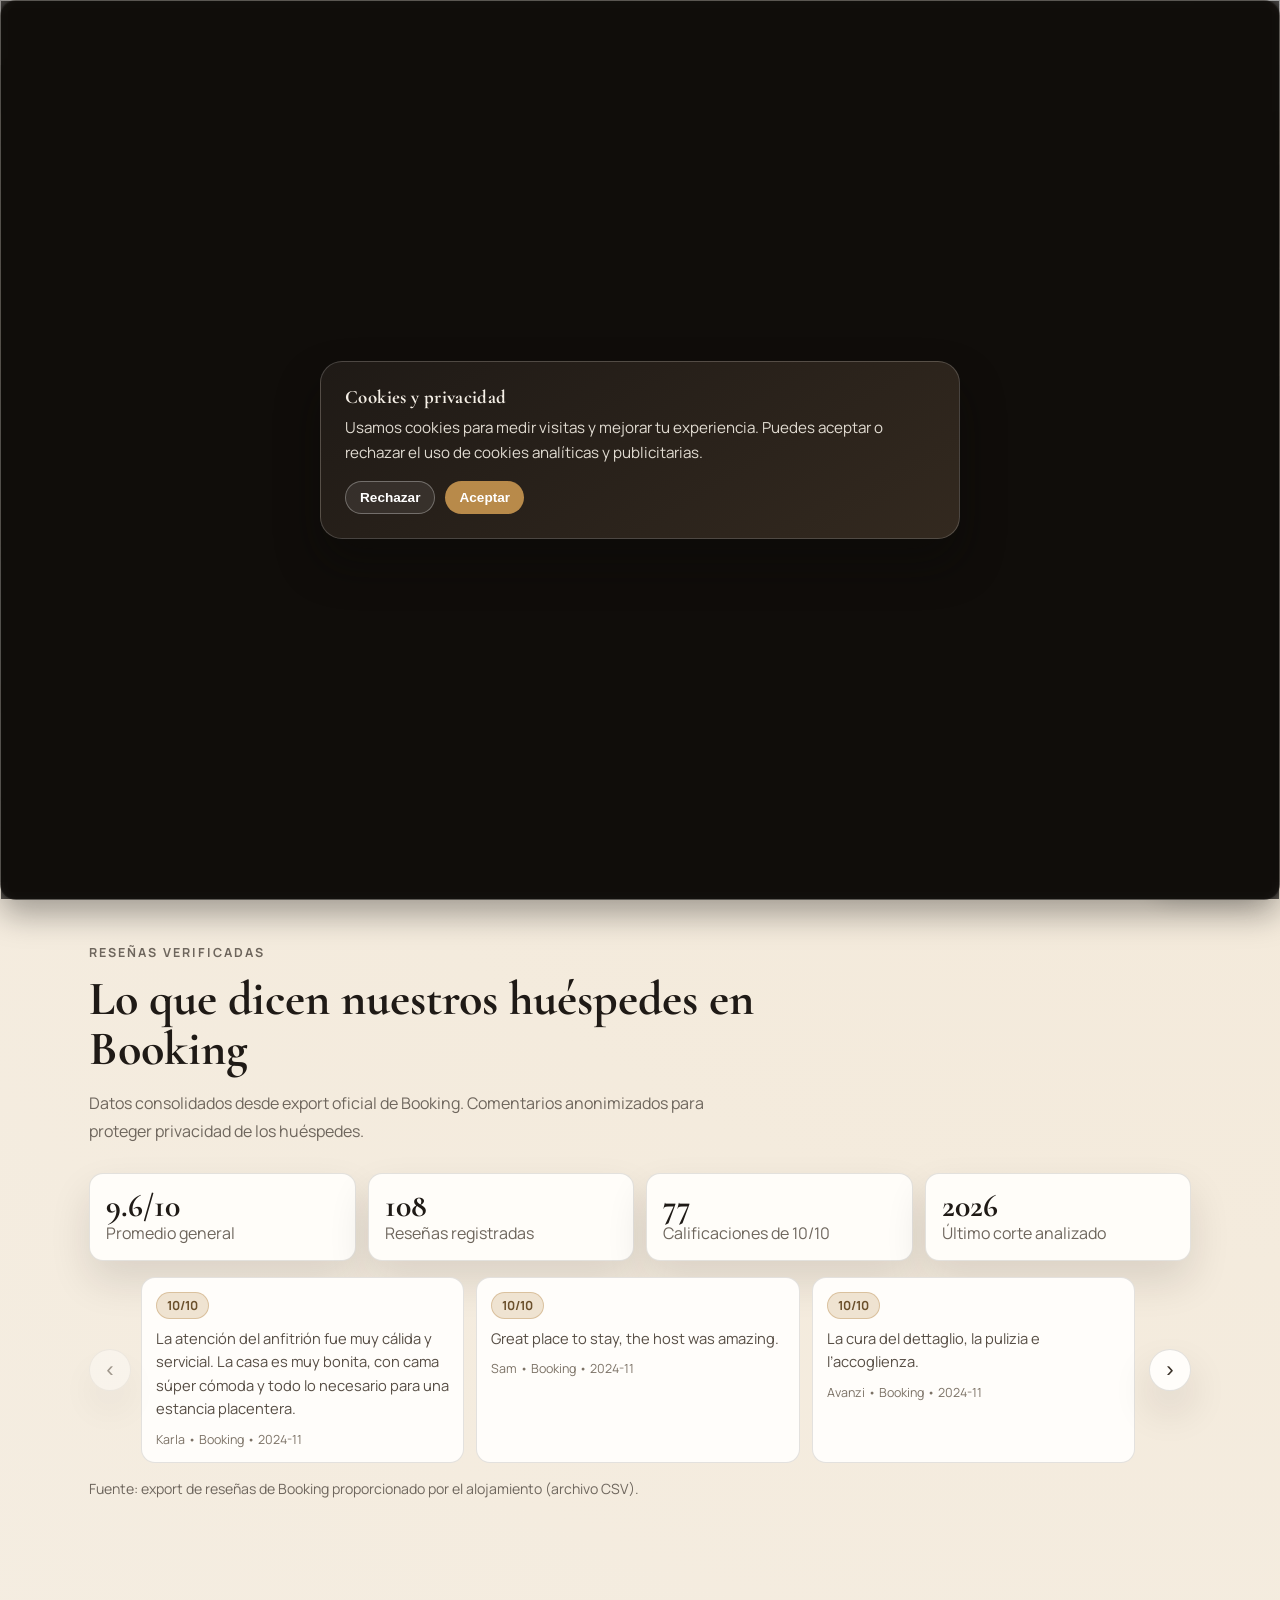
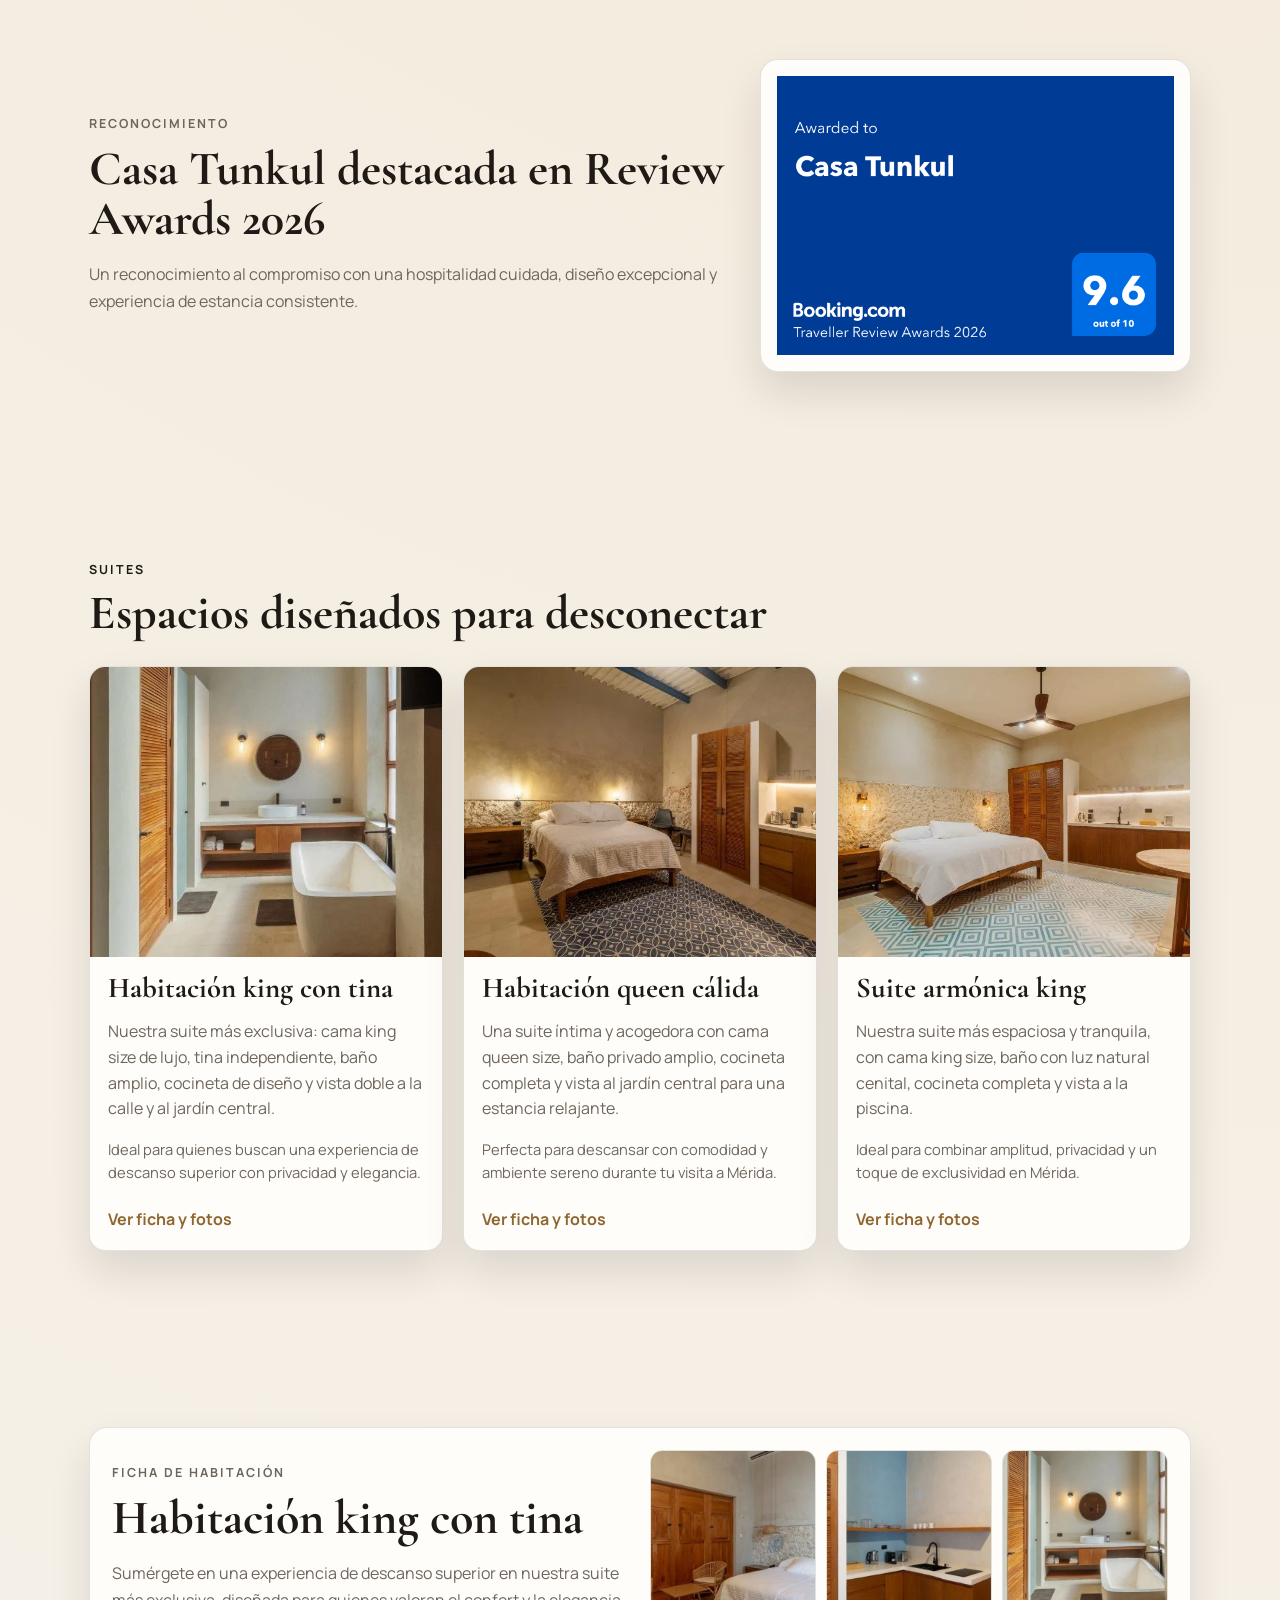
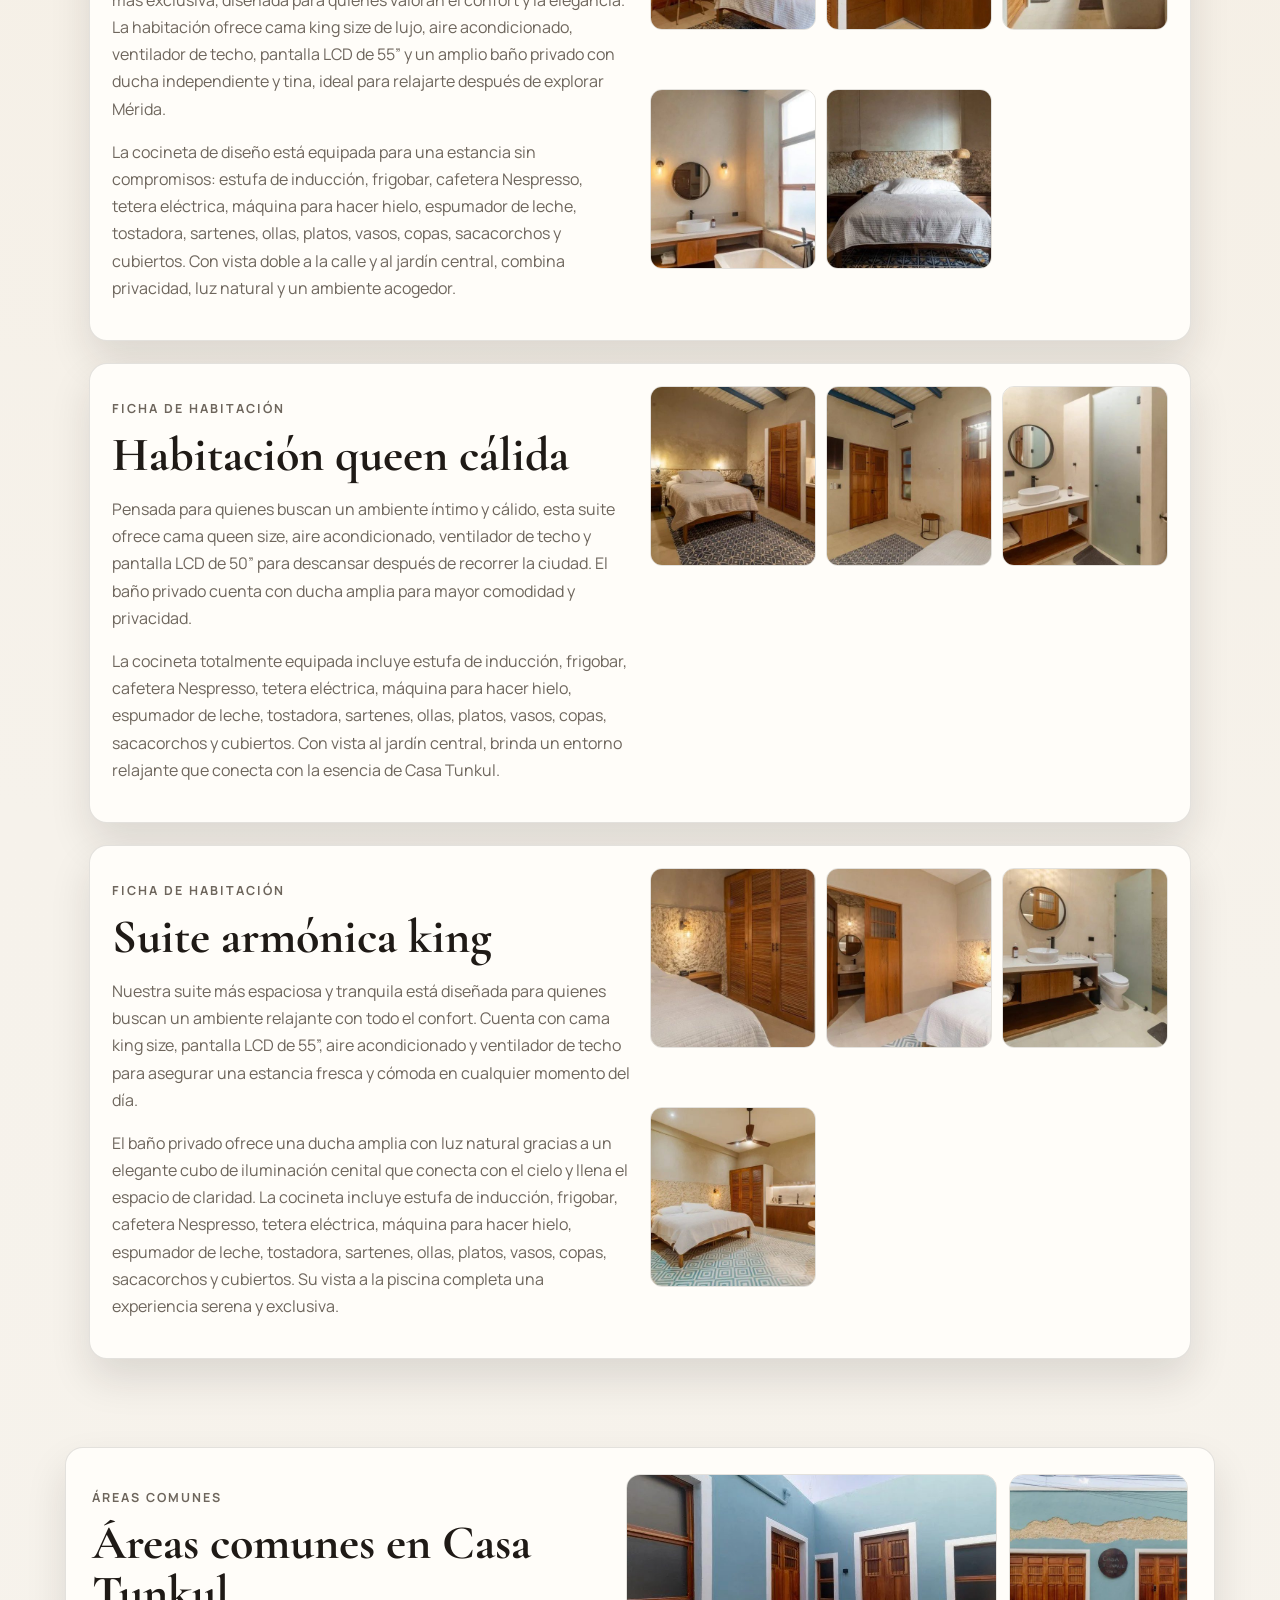
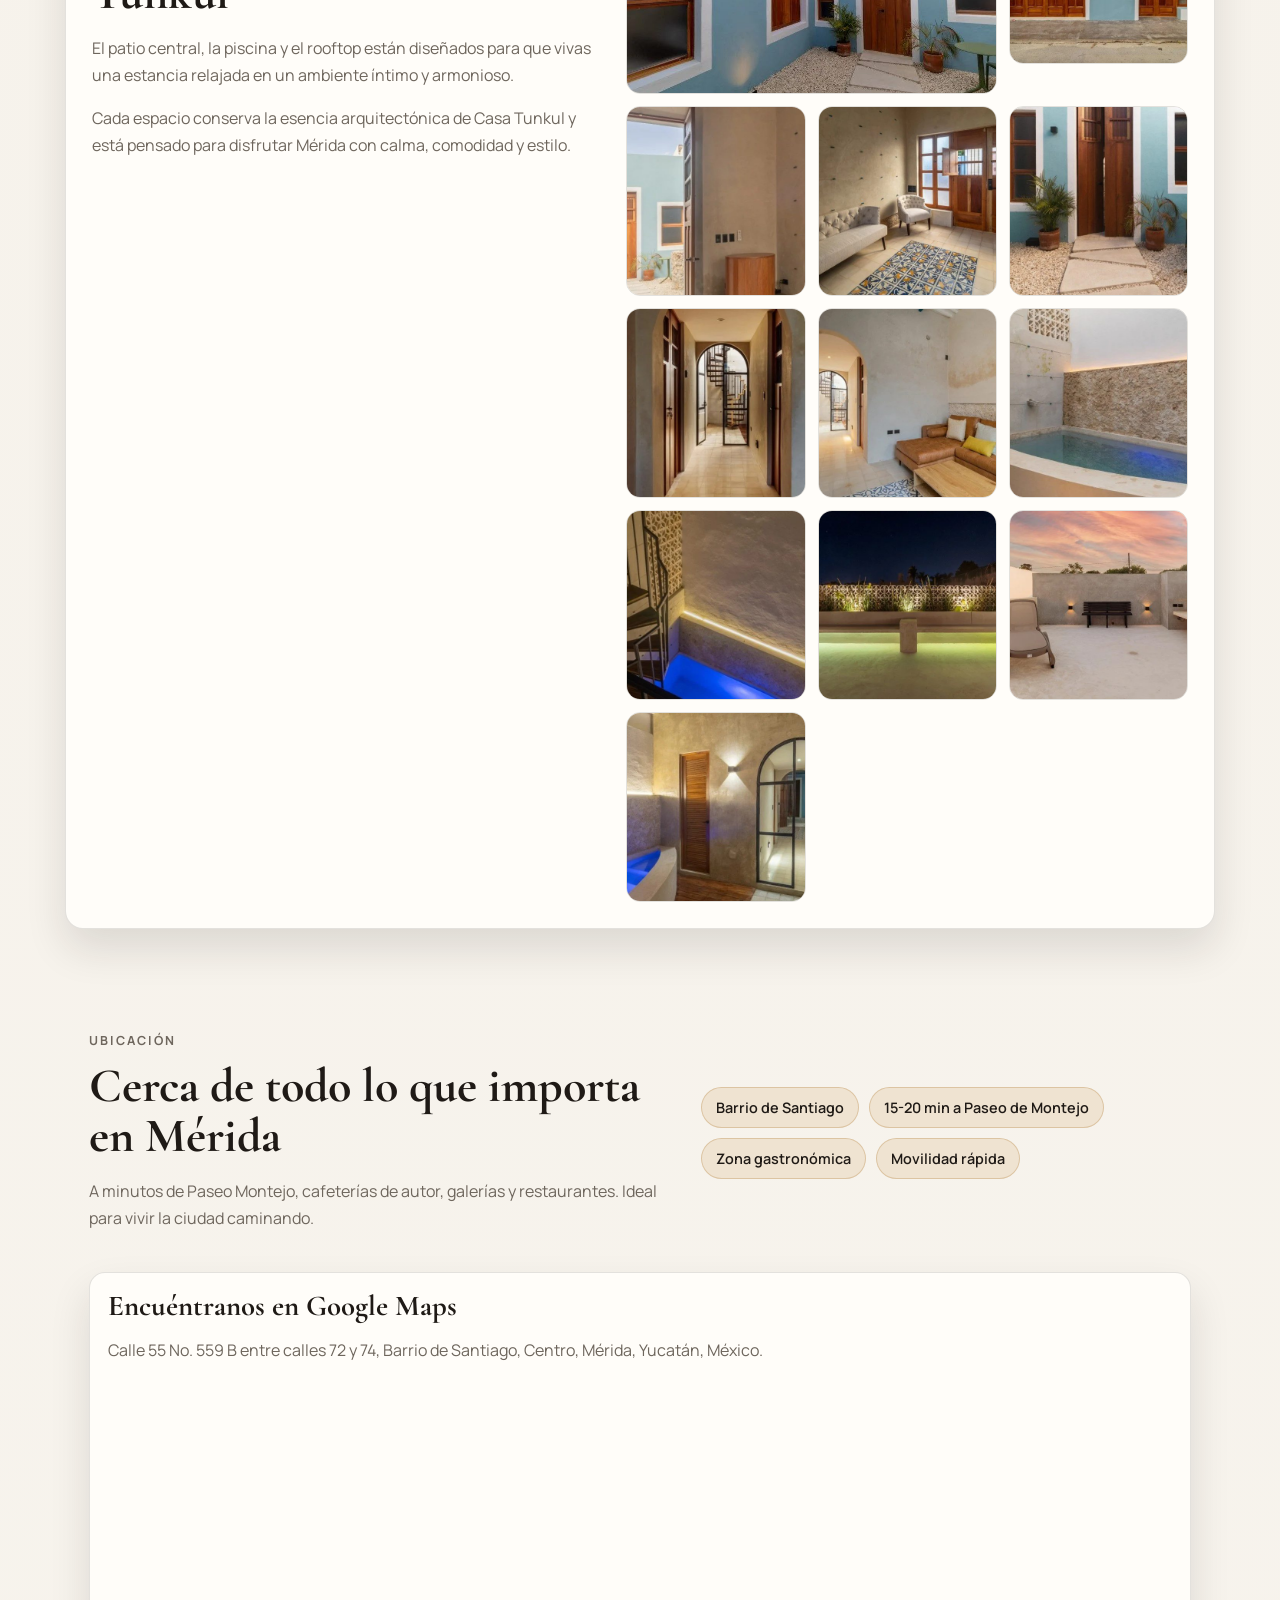
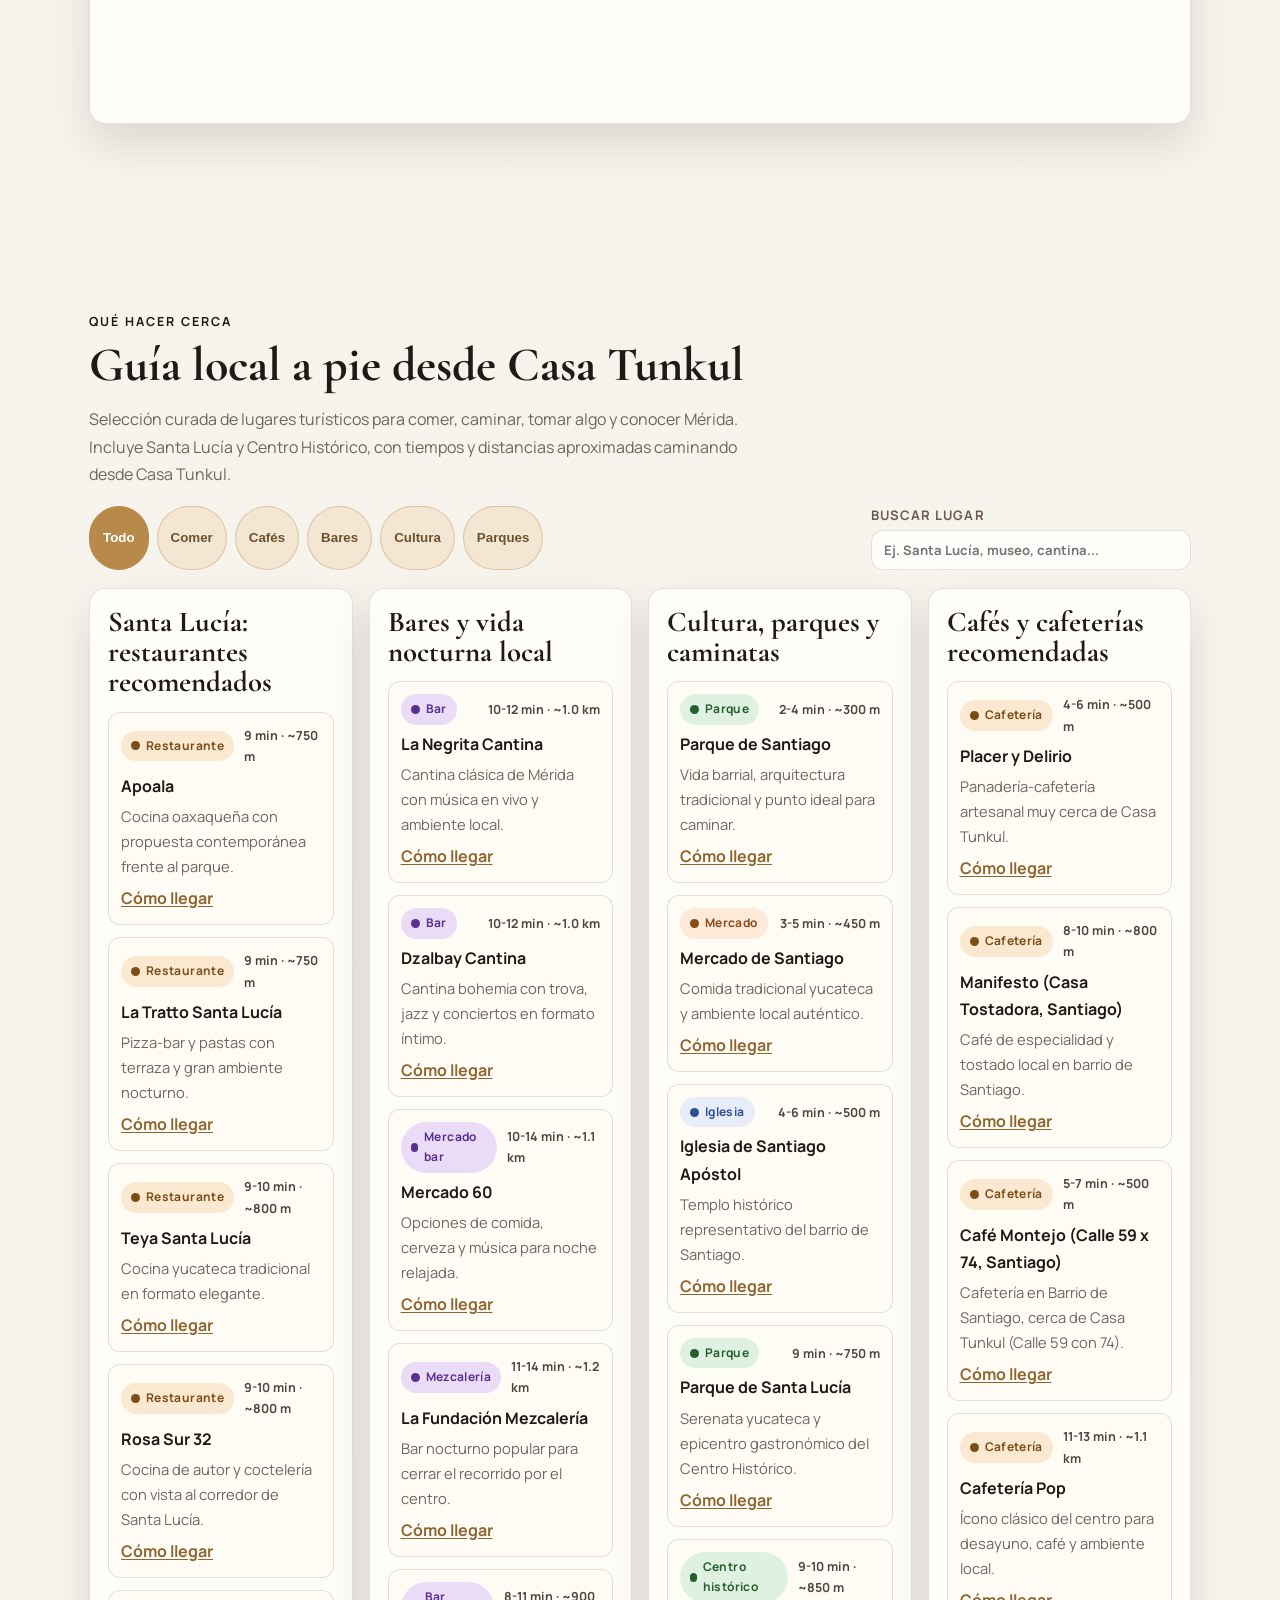
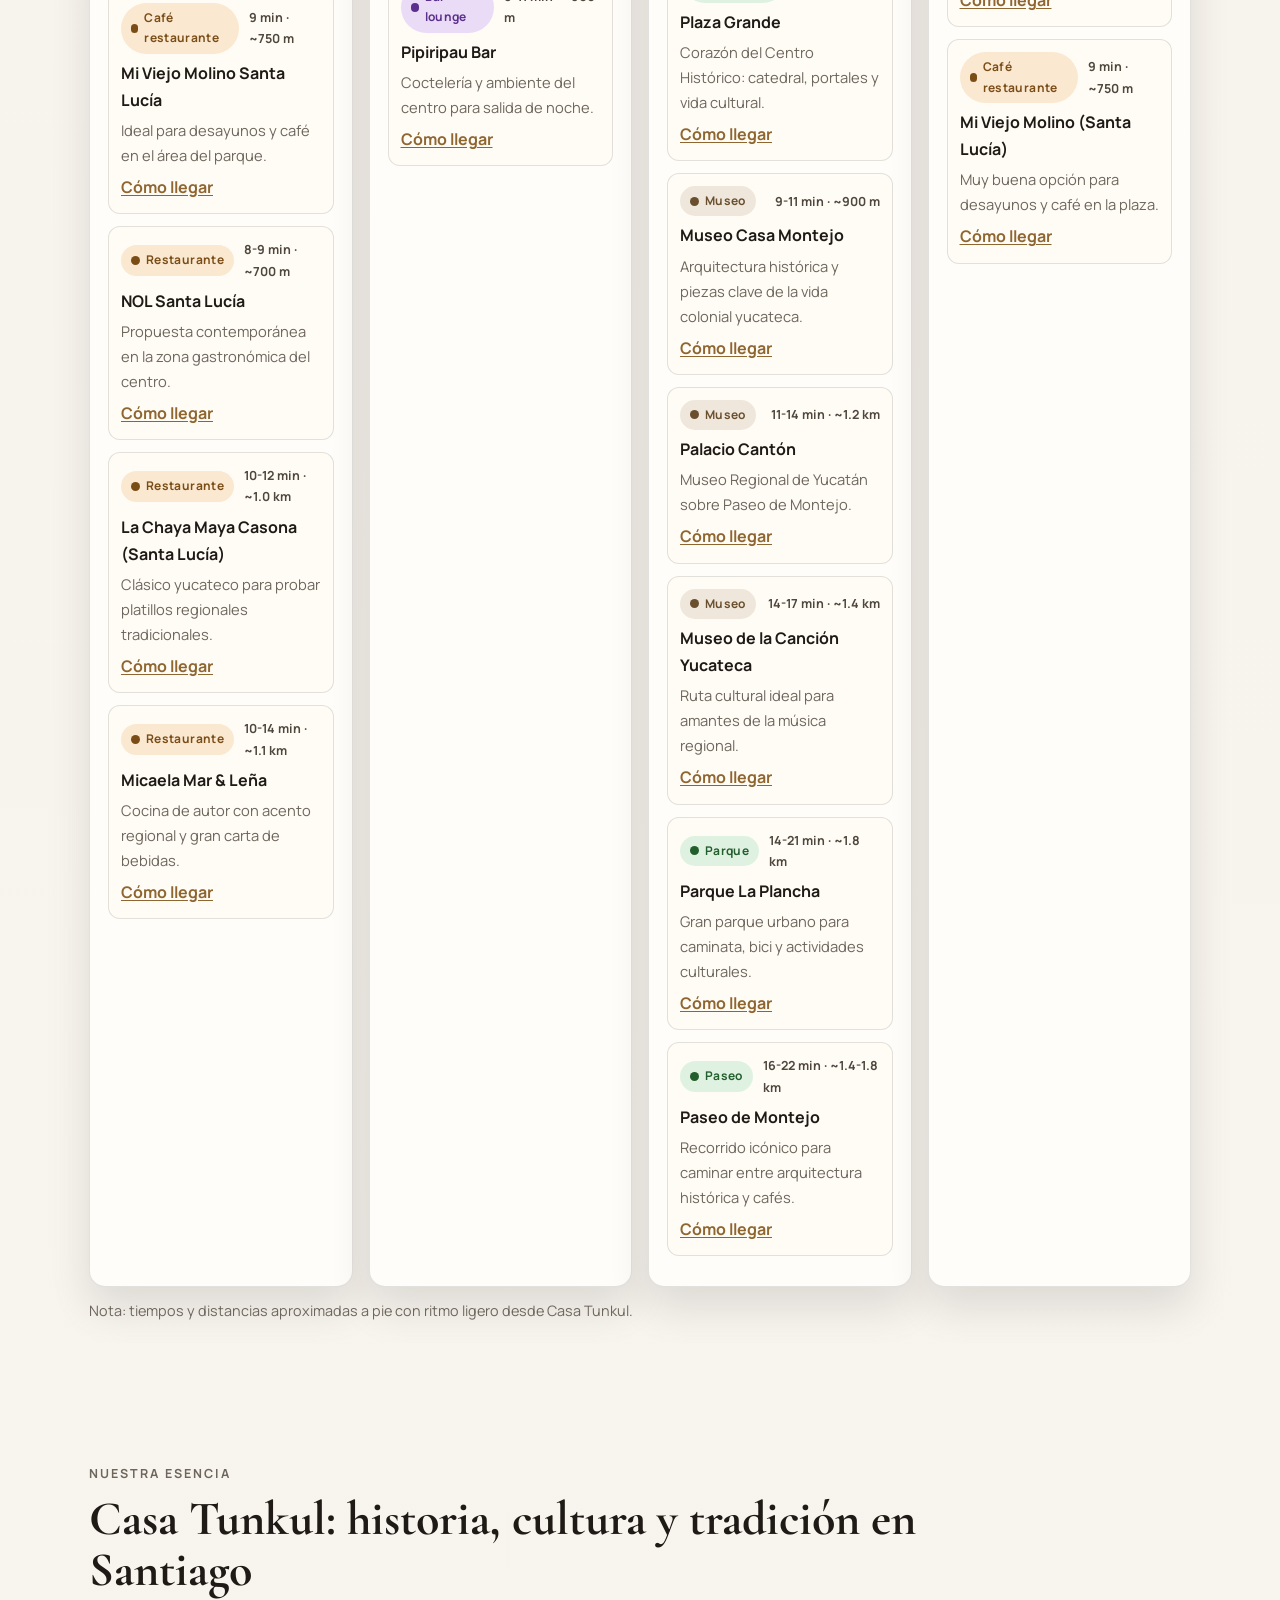
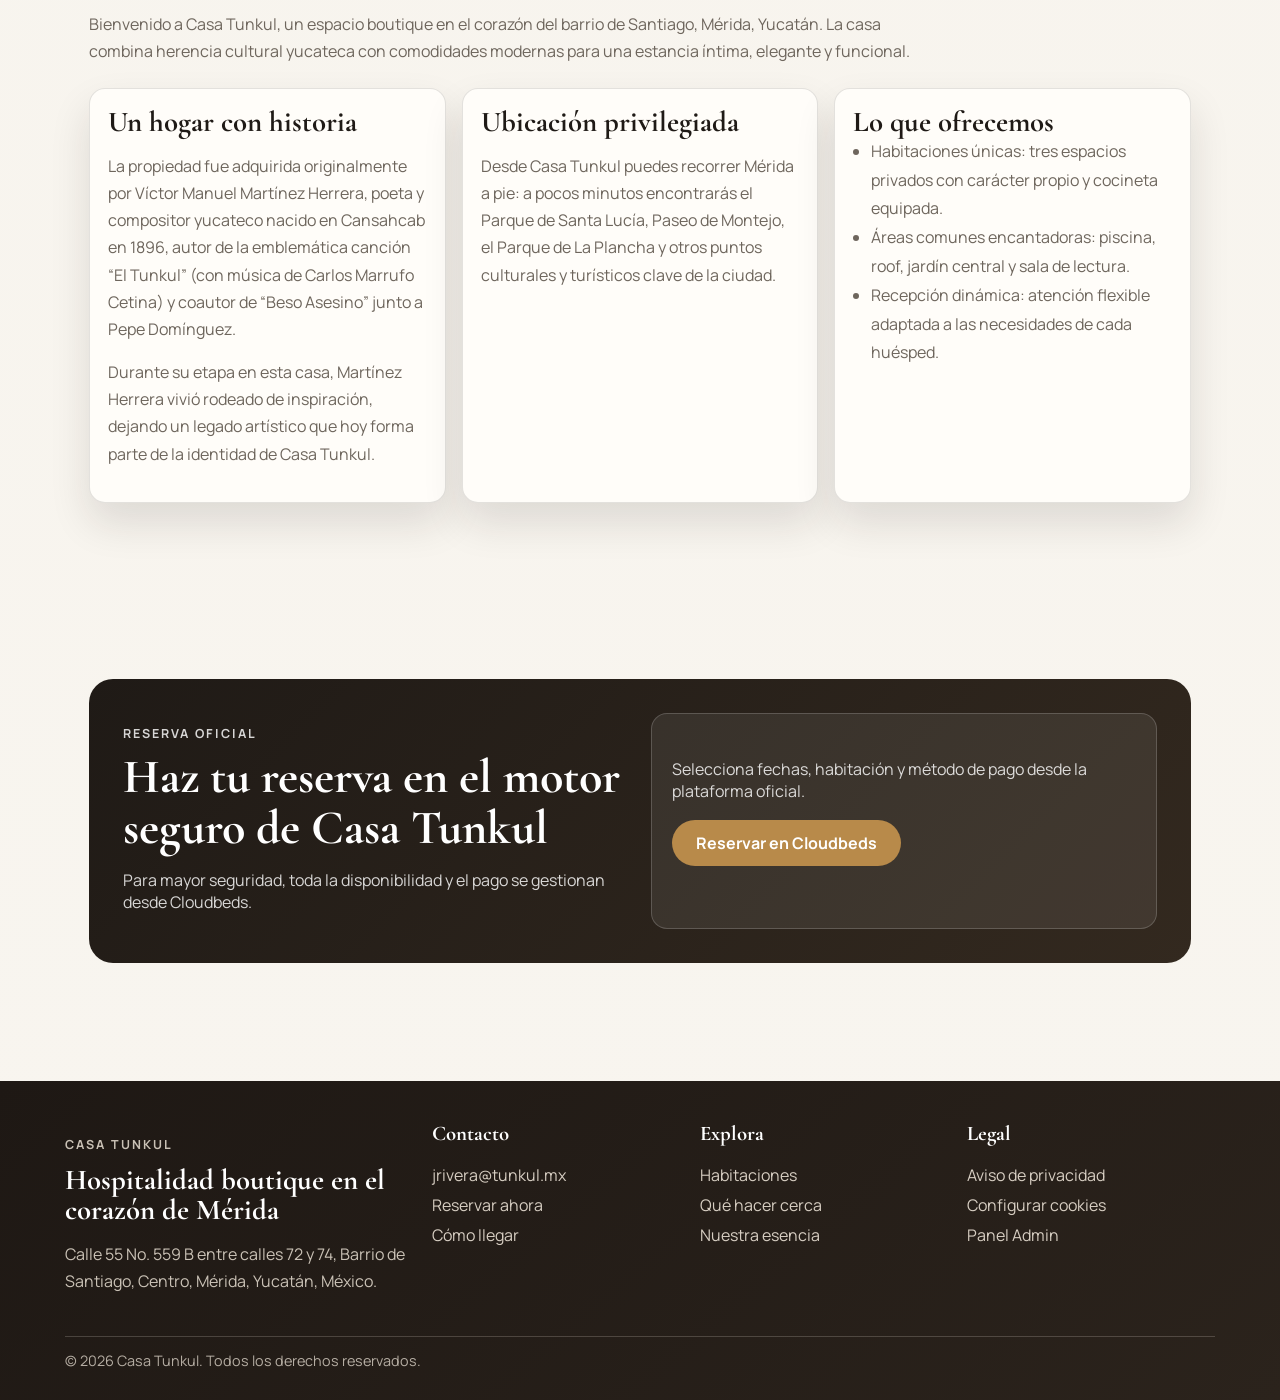
<file: index.html>
<!doctype html>
<html lang="es">
  <head>
    <meta charset="UTF-8" />
    <meta name="viewport" content="width=device-width, initial-scale=1.0" />
    <title>Casa Tunkul | Hotel Boutique en Mérida</title>
    <meta
      name="description"
      content="Descubre Casa Tunkul en Barrio de Santiago, Mérida. Diseño boutique, descanso premium y reserva segura en Cloudbeds."
    />
    <link rel="preconnect" href="https://fonts.googleapis.com" />
    <link rel="preconnect" href="https://fonts.gstatic.com" crossorigin />
    <link
      href="https://fonts.googleapis.com/css2?family=Cormorant+Garamond:wght@500;600;700&family=Manrope:wght@400;500;600;700&display=swap"
      rel="stylesheet"
    />
    <script async src="https://www.googletagmanager.com/gtag/js?id=G-NK46K1KFB7"></script>
    <script>
      window.dataLayer = window.dataLayer || [];
      function gtag() { dataLayer.push(arguments); }
      gtag('js', new Date());
      let tunkulCookieState = 'pending';
      try {
        const savedState = localStorage.getItem('tunkul_cookie_consent_v1');
        if (savedState === 'accepted' || savedState === 'rejected') {
          tunkulCookieState = savedState;
        }
      } catch (error) {
        tunkulCookieState = 'pending';
      }
      const consentDefaults = tunkulCookieState === 'accepted'
        ? {
          ad_storage: 'granted',
          analytics_storage: 'granted',
          ad_user_data: 'granted',
          ad_personalization: 'granted'
        }
        : {
          ad_storage: 'denied',
          analytics_storage: 'denied',
          ad_user_data: 'denied',
          ad_personalization: 'denied'
        };
      gtag('consent', 'default', consentDefaults);
      gtag('config', 'G-NK46K1KFB7');
      gtag('config', 'AW-16928133263');
    </script>
    <link rel="stylesheet" href="./styles.css" />
    <link rel="stylesheet" href="./cookie-consent.css?v=2" />
  </head>
  <body>
    <header class="site-header">
      <div class="nav-wrap">
        <a class="brand" href="#inicio">Casa Tunkul</a>
        <button class="menu-btn" id="menuBtn" aria-label="Abrir menú">Menu</button>
        <nav id="mainNav">
          <a id="nav-history" href="#historia">Historia</a>
          <a id="nav-suites" href="#suites">Suites</a>
          <a id="nav-experience" href="#experiencia">Experiencia</a>
          <a id="nav-location" href="#ubicacion">Ubicación</a>
          <a id="nav-nearby" href="#cerca">Qué hacer</a>
          <a id="nav-privacy" href="./aviso-de-privacidad.html">Privacidad</a>
          <a id="nav-book" class="btn btn-small" href="#reservar">Reservar</a>
          <select id="langSwitcher" class="lang-switcher" aria-label="Seleccionar idioma">
            <option value="es">ES</option>
            <option value="en">EN</option>
            <option value="fr">FR</option>
          </select>
        </nav>
      </div>
    </header>

    <main>
      <section class="hero" id="inicio">
        <img src="./assets/images/hero.jpg" alt="Patio central de Casa Tunkul" class="hero-bg" />
        <div class="hero-overlay"></div>
        <div class="hero-content reveal">
          <p id="hero-kicker" class="kicker">Hotel Boutique en Barrio de Santiago</p>
          <h1 id="hero-title">Elegancia íntima en el corazón de Mérida</h1>
          <p id="hero-subtitle">
            Un refugio de arquitectura yucateca, diseño contemporáneo y descanso total.
            Reserva en nuestro motor seguro para confirmar disponibilidad y tarifa.
          </p>
          <div class="hero-actions">
            <a id="hero-cta-book" class="btn" href="#reservar">Reservar Ahora</a>
            <a id="hero-cta-rooms" class="btn btn-ghost" href="#suites">Ver Habitaciones</a>
          </div>
        </div>
      </section>

      <section class="review-proof section reveal" id="reviews">
        <div class="section-head">
          <p class="kicker" id="reviews-kicker">Reseñas verificadas</p>
          <h2 id="reviews-title">Lo que dicen nuestros huéspedes en Booking</h2>
          <p id="reviews-intro">
            Datos consolidados desde export oficial de Booking. Comentarios anonimizados para
            proteger privacidad de los huéspedes.
          </p>
        </div>

        <div class="review-metrics">
          <article class="review-metric">
            <strong>9.6/10</strong>
            <span id="reviews-metric-1">Promedio general</span>
          </article>
          <article class="review-metric">
            <strong>108</strong>
            <span id="reviews-metric-2">Reseñas registradas</span>
          </article>
          <article class="review-metric">
            <strong>77</strong>
            <span id="reviews-metric-3">Calificaciones de 10/10</span>
          </article>
          <article class="review-metric">
            <strong>2026</strong>
            <span id="reviews-metric-4">Último corte analizado</span>
          </article>
        </div>

        <div class="review-carousel" id="reviewCarousel">
          <button class="review-nav" id="reviewPrev" aria-label="Ver reseñas anteriores">‹</button>
          <div id="bookingReviewCards" class="review-cards"></div>
          <button class="review-nav" id="reviewNext" aria-label="Ver más reseñas">›</button>
        </div>
        <p id="reviews-note" class="review-note">
          Fuente: export de reseñas de Booking proporcionado por el alojamiento (archivo CSV).
        </p>
      </section>

      <section class="award-strip section reveal" id="reconocimientos">
        <div class="award-copy">
          <p id="award-kicker" class="kicker">Reconocimiento</p>
          <h2 id="award-title">Casa Tunkul destacada en Review Awards 2026</h2>
          <p id="award-desc">
            Un reconocimiento al compromiso con una hospitalidad cuidada, diseño excepcional y
            experiencia de estancia consistente.
          </p>
        </div>
        <div class="award-media">
          <img src="./assets/awards/Digital-Award_RA-2026.png" alt="Review Awards 2026 Casa Tunkul" loading="lazy" />
        </div>
      </section>

      <section class="suites section" id="suites">
        <div class="section-head reveal">
          <p id="suites-kicker" class="kicker">Suites</p>
          <h2 id="suites-title">Espacios diseñados para desconectar</h2>
        </div>
        <div class="suite-grid">
          <article class="card reveal">
            <img id="room1-card-image" src="./assets/images/room-1.jpg" alt="Habitación king con tina" />
            <div class="card-body">
              <h3 id="room1-title">Habitación king con tina</h3>
              <p id="room1-card-desc">
                Nuestra suite más exclusiva: cama king size de lujo, tina independiente, baño
                amplio, cocineta de diseño y vista doble a la calle y al jardín central.
              </p>
              <p class="suite-note" id="room1-note">
                Ideal para quienes buscan una experiencia de descanso superior con privacidad y elegancia.
              </p>
              <a id="suite-link-1" class="suite-link" href="#habitacion-tina">Ver ficha y fotos</a>
            </div>
          </article>
          <article class="card reveal">
            <img id="room2-card-image" src="./assets/images/room-2.jpg" alt="Habitación queen cálida" />
            <div class="card-body">
              <h3 id="room2-title">Habitación queen cálida</h3>
              <p id="room2-card-desc">
                Una suite íntima y acogedora con cama queen size, baño privado amplio,
                cocineta completa y vista al jardín central para una estancia relajante.
              </p>
              <p class="suite-note" id="room2-note">
                Perfecta para descansar con comodidad y ambiente sereno durante tu visita a Mérida.
              </p>
              <a id="suite-link-2" class="suite-link" href="#habitacion-calida">Ver ficha y fotos</a>
            </div>
          </article>
          <article class="card reveal">
            <img id="room3-card-image" src="./assets/images/room-3.jpg" alt="Suite armónica king" />
            <div class="card-body">
              <h3 id="room3-title">Suite armónica king</h3>
              <p id="room3-card-desc">
                Nuestra suite más espaciosa y tranquila, con cama king size, baño con luz natural
                cenital, cocineta completa y vista a la piscina.
              </p>
              <p class="suite-note" id="room3-note">
                Ideal para combinar amplitud, privacidad y un toque de exclusividad en Mérida.
              </p>
              <a id="suite-link-3" class="suite-link" href="#suite-armonica">Ver ficha y fotos</a>
            </div>
          </article>
        </div>
      </section>

      <section class="room-details section" id="fichas">
        <article class="room-detail reveal" id="habitacion-tina">
          <div class="room-copy">
            <p class="kicker">Ficha de habitación</p>
            <h2 id="room1-detail-title">Habitación king con tina</h2>
            <p id="room1-detail-p1">
              Sumérgete en una experiencia de descanso superior en nuestra suite más exclusiva,
              diseñada para quienes valoran el confort y la elegancia. La habitación ofrece cama
              king size de lujo, aire acondicionado, ventilador de techo, pantalla LCD de 55” y un
              amplio baño privado con ducha independiente y tina, ideal para relajarte después de
              explorar Mérida.
            </p>
            <p id="room1-detail-p2">
              La cocineta de diseño está equipada para una estancia sin compromisos: estufa de
              inducción, frigobar, cafetera Nespresso, tetera eléctrica, máquina para hacer hielo,
              espumador de leche, tostadora, sartenes, ollas, platos, vasos, copas, sacacorchos y
              cubiertos. Con vista doble a la calle y al jardín central, combina privacidad, luz
              natural y un ambiente acogedor.
            </p>
          </div>
          <div class="room-gallery" id="room1-gallery">
            <img src="./assets/images/room-1.jpg" alt="Habitación con tina en Casa Tunkul" />
            <img src="./assets/images/room-4.jpg" alt="Habitación con tina y cocineta" />
            <img src="./assets/images/courtyard.jpg" alt="Vista al patio desde habitación con tina" />
            <img src="./assets/images/hero.jpg" alt="Detalle arquitectónico en Casa Tunkul" />
          </div>
        </article>

        <article class="room-detail reveal" id="habitacion-calida">
          <div class="room-copy">
            <p class="kicker">Ficha de habitación</p>
            <h2 id="room2-detail-title">Habitación queen cálida</h2>
            <p id="room2-detail-p1">
              Pensada para quienes buscan un ambiente íntimo y cálido, esta suite ofrece cama queen
              size, aire acondicionado, ventilador de techo y pantalla LCD de 50” para descansar
              después de recorrer la ciudad. El baño privado cuenta con ducha amplia para mayor
              comodidad y privacidad.
            </p>
            <p id="room2-detail-p2">
              La cocineta totalmente equipada incluye estufa de inducción, frigobar, cafetera
              Nespresso, tetera eléctrica, máquina para hacer hielo, espumador de leche, tostadora,
              sartenes, ollas, platos, vasos, copas, sacacorchos y cubiertos. Con vista al jardín
              central, brinda un entorno relajante que conecta con la esencia de Casa Tunkul.
            </p>
          </div>
          <div class="room-gallery" id="room2-gallery">
            <img src="./assets/images/room-2.jpg" alt="Habitación cálida cama queen" />
            <img src="./assets/images/lounge.jpg" alt="Habitación cálida detalle interior" />
            <img src="./assets/images/patio.jpg" alt="Casa Tunkul áreas compartidas" />
            <img src="./assets/images/courtyard.jpg" alt="Patio central de Casa Tunkul" />
          </div>
        </article>

        <article class="room-detail reveal" id="suite-armonica">
          <div class="room-copy">
            <p class="kicker">Ficha de habitación</p>
            <h2 id="room3-detail-title">Suite armónica king</h2>
            <p id="room3-detail-p1">
              Nuestra suite más espaciosa y tranquila está diseñada para quienes buscan un ambiente
              relajante con todo el confort. Cuenta con cama king size, pantalla LCD de 55”, aire
              acondicionado y ventilador de techo para asegurar una estancia fresca y cómoda en
              cualquier momento del día.
            </p>
            <p id="room3-detail-p2">
              El baño privado ofrece una ducha amplia con luz natural gracias a un elegante cubo de
              iluminación cenital que conecta con el cielo y llena el espacio de claridad. La
              cocineta incluye estufa de inducción, frigobar, cafetera Nespresso, tetera eléctrica,
              máquina para hacer hielo, espumador de leche, tostadora, sartenes, ollas, platos,
              vasos, copas, sacacorchos y cubiertos. Su vista a la piscina completa una experiencia
              serena y exclusiva.
            </p>
          </div>
          <div class="room-gallery" id="room3-gallery">
            <img src="./assets/images/room-3.jpg" alt="Suite armónica king size" />
            <img src="./assets/images/room-4.jpg" alt="Suite armónica detalles" />
            <img src="./assets/images/hero.jpg" alt="Arquitectura Casa Tunkul" />
            <img src="./assets/images/patio.jpg" alt="Áreas comunes Casa Tunkul" />
          </div>
        </article>
      </section>

      <section class="experience section" id="experiencia">
        <div class="exp-text reveal">
          <p class="kicker">Áreas comunes</p>
          <h2 id="common-title">Áreas comunes en Casa Tunkul</h2>
          <p id="common-desc-1">
            El patio central, la piscina y el rooftop están diseñados para que vivas una estancia
            relajada en un ambiente íntimo y armonioso.
          </p>
          <p id="common-desc-2">
            Cada espacio conserva la esencia arquitectónica de Casa Tunkul y está pensado para
            disfrutar Mérida con calma, comodidad y estilo.
          </p>
        </div>
        <div class="exp-gallery reveal" id="common-gallery">
          <img src="./assets/images/lounge.jpg" alt="Área lounge del hotel" />
          <img src="./assets/images/patio.jpg" alt="Patio del hotel" />
          <img src="./assets/images/courtyard.jpg" alt="Arquitectura interior de Casa Tunkul" />
        </div>
      </section>

      <section class="location section" id="ubicacion">
        <div class="reveal">
          <p id="location-kicker" class="kicker">Ubicación</p>
          <h2 id="location-title">Cerca de todo lo que importa en Mérida</h2>
          <p id="location-desc">
            A minutos de Paseo Montejo, cafeterías de autor, galerías y restaurantes.
            Ideal para vivir la ciudad caminando.
          </p>
        </div>
        <div class="chips reveal">
          <span id="location-chip-1">Barrio de Santiago</span>
          <span id="location-chip-2">15-20 min a Paseo de Montejo</span>
          <span id="location-chip-3">Zona gastronómica</span>
          <span id="location-chip-4">Movilidad rápida</span>
        </div>
        <div class="map-card reveal">
          <h3 id="map-title">Encuéntranos en Google Maps</h3>
          <p id="map-desc">
            Calle 55 No. 559 B entre calles 72 y 74, Barrio de Santiago, Centro,
            Mérida, Yucatán, México.
          </p>
          <iframe
            title="Mapa de Casa Tunkul"
            loading="lazy"
            referrerpolicy="no-referrer-when-downgrade"
            src="https://www.google.com/maps?q=Calle+55+559B+Centro+Merida+Yucatan&output=embed"
          ></iframe>
        </div>
      </section>

      <section class="nearby section reveal" id="cerca">
        <div class="section-head nearby-head">
          <p id="nearby-kicker" class="kicker">Qué hacer cerca</p>
          <h2 id="nearby-title">Guía local a pie desde Casa Tunkul</h2>
          <p id="nearby-intro" class="nearby-intro">
            Selección curada de lugares turísticos (sin hoteles) para comer, caminar, tomar algo
            y conocer Mérida. Incluye Santa Lucía y Centro Histórico, con tiempos y distancias
            aproximadas caminando desde Casa Tunkul.
          </p>
        </div>

        <div class="nearby-controls">
          <div class="nearby-filters">
            <button id="filter-all" class="nearby-filter active" data-filter="all" type="button">Todo</button>
            <button id="filter-food" class="nearby-filter" data-filter="food" type="button">Comer</button>
            <button id="filter-cafe" class="nearby-filter" data-filter="cafe" type="button">Cafés</button>
            <button id="filter-bar" class="nearby-filter" data-filter="bar" type="button">Bares</button>
            <button id="filter-culture" class="nearby-filter" data-filter="culture" type="button">Cultura</button>
            <button id="filter-park" class="nearby-filter" data-filter="park" type="button">Parques</button>
          </div>
          <label class="nearby-search-wrap">
            <span id="nearby-search-label">Buscar lugar</span>
            <input id="nearbySearch" class="nearby-search" type="search" placeholder="Ej. Santa Lucía, museo, cantina..." />
          </label>
        </div>

        <div class="nearby-grid" id="nearbyGrid">
          <article class="nearby-card">
            <h3>Santa Lucía: restaurantes recomendados</h3>
            <ul>
              <li class="place-item" data-cats="food">
                <div class="place-head">
                  <span class="place-tag tag-food"><span class="glyph"></span>Restaurante</span>
                  <span class="walk">9 min · ~750 m</span>
                </div>
                <strong>Apoala</strong>
                <p>Cocina oaxaqueña con propuesta contemporánea frente al parque.</p>
                <a href="https://www.google.com/maps/search/?api=1&query=Apoala+Merida+Santa+Lucia" target="_blank" rel="noreferrer">Cómo llegar</a>
              </li>
              <li class="place-item" data-cats="food">
                <div class="place-head">
                  <span class="place-tag tag-food"><span class="glyph"></span>Restaurante</span>
                  <span class="walk">9 min · ~750 m</span>
                </div>
                <strong>La Tratto Santa Lucía</strong>
                <p>Pizza-bar y pastas con terraza y gran ambiente nocturno.</p>
                <a href="https://www.google.com/maps/search/?api=1&query=La+Tratto+Santa+Lucia+Merida" target="_blank" rel="noreferrer">Cómo llegar</a>
              </li>
              <li class="place-item" data-cats="food">
                <div class="place-head">
                  <span class="place-tag tag-food"><span class="glyph"></span>Restaurante</span>
                  <span class="walk">9-10 min · ~800 m</span>
                </div>
                <strong>Teya Santa Lucía</strong>
                <p>Cocina yucateca tradicional en formato elegante.</p>
                <a href="https://www.google.com/maps/search/?api=1&query=Teya+Santa+Lucia+Merida" target="_blank" rel="noreferrer">Cómo llegar</a>
              </li>
              <li class="place-item" data-cats="food">
                <div class="place-head">
                  <span class="place-tag tag-food"><span class="glyph"></span>Restaurante</span>
                  <span class="walk">9-10 min · ~800 m</span>
                </div>
                <strong>Rosa Sur 32</strong>
                <p>Cocina de autor y coctelería con vista al corredor de Santa Lucía.</p>
                <a href="https://www.google.com/maps/search/?api=1&query=Rosa+Sur+32+Merida" target="_blank" rel="noreferrer">Cómo llegar</a>
              </li>
              <li class="place-item" data-cats="food cafe">
                <div class="place-head">
                  <span class="place-tag tag-food"><span class="glyph"></span>Café restaurante</span>
                  <span class="walk">9 min · ~750 m</span>
                </div>
                <strong>Mi Viejo Molino Santa Lucía</strong>
                <p>Ideal para desayunos y café en el área del parque.</p>
                <a href="https://www.google.com/maps/search/?api=1&query=Mi+Viejo+Molino+Santa+Lucia+Merida" target="_blank" rel="noreferrer">Cómo llegar</a>
              </li>
              <li class="place-item" data-cats="food">
                <div class="place-head">
                  <span class="place-tag tag-food"><span class="glyph"></span>Restaurante</span>
                  <span class="walk">8-9 min · ~700 m</span>
                </div>
                <strong>NOL Santa Lucía</strong>
                <p>Propuesta contemporánea en la zona gastronómica del centro.</p>
                <a href="https://www.google.com/maps/search/?api=1&query=NOL+Restaurante+Merida" target="_blank" rel="noreferrer">Cómo llegar</a>
              </li>
              <li class="place-item" data-cats="food">
                <div class="place-head">
                  <span class="place-tag tag-food"><span class="glyph"></span>Restaurante</span>
                  <span class="walk">10-12 min · ~1.0 km</span>
                </div>
                <strong>La Chaya Maya Casona (Santa Lucía)</strong>
                <p>Clásico yucateco para probar platillos regionales tradicionales.</p>
                <a href="https://www.google.com/maps/search/?api=1&query=La+Chaya+Maya+Casona+Merida+Santa+Lucia" target="_blank" rel="noreferrer">Cómo llegar</a>
              </li>
              <li class="place-item" data-cats="food">
                <div class="place-head">
                  <span class="place-tag tag-food"><span class="glyph"></span>Restaurante</span>
                  <span class="walk">10-14 min · ~1.1 km</span>
                </div>
                <strong>Micaela Mar & Leña</strong>
                <p>Cocina de autor con acento regional y gran carta de bebidas.</p>
                <a href="https://www.google.com/maps/search/?api=1&query=Micaela+Mar+y+Lena+Merida" target="_blank" rel="noreferrer">Cómo llegar</a>
              </li>
            </ul>
          </article>

          <article class="nearby-card">
            <h3>Bares y vida nocturna local</h3>
            <ul>
              <li class="place-item" data-cats="bar">
                <div class="place-head">
                  <span class="place-tag tag-bar"><span class="glyph"></span>Bar</span>
                  <span class="walk">10-12 min · ~1.0 km</span>
                </div>
                <strong>La Negrita Cantina</strong>
                <p>Cantina clásica de Mérida con música en vivo y ambiente local.</p>
                <a href="https://www.google.com/maps/search/?api=1&query=La+Negrita+Cantina+Merida" target="_blank" rel="noreferrer">Cómo llegar</a>
              </li>
              <li class="place-item" data-cats="bar">
                <div class="place-head">
                  <span class="place-tag tag-bar"><span class="glyph"></span>Bar</span>
                  <span class="walk">10-12 min · ~1.0 km</span>
                </div>
                <strong>Dzalbay Cantina</strong>
                <p>Cantina bohemia con trova, jazz y conciertos en formato íntimo.</p>
                <a href="https://www.google.com/maps/search/?api=1&query=Dzalbay+Cantina+Merida" target="_blank" rel="noreferrer">Cómo llegar</a>
              </li>
              <li class="place-item" data-cats="bar food">
                <div class="place-head">
                  <span class="place-tag tag-bar"><span class="glyph"></span>Mercado bar</span>
                  <span class="walk">10-14 min · ~1.1 km</span>
                </div>
                <strong>Mercado 60</strong>
                <p>Opciones de comida, cerveza y música para noche relajada.</p>
                <a href="https://www.google.com/maps/search/?api=1&query=Mercado+60+Merida" target="_blank" rel="noreferrer">Cómo llegar</a>
              </li>
              <li class="place-item" data-cats="bar">
                <div class="place-head">
                  <span class="place-tag tag-bar"><span class="glyph"></span>Mezcalería</span>
                  <span class="walk">11-14 min · ~1.2 km</span>
                </div>
                <strong>La Fundación Mezcalería</strong>
                <p>Bar nocturno popular para cerrar el recorrido por el centro.</p>
                <a href="https://www.google.com/maps/search/?api=1&query=La+Fundacion+Mezcaleria+Merida" target="_blank" rel="noreferrer">Cómo llegar</a>
              </li>
              <li class="place-item" data-cats="bar">
                <div class="place-head">
                  <span class="place-tag tag-bar"><span class="glyph"></span>Bar lounge</span>
                  <span class="walk">8-11 min · ~900 m</span>
                </div>
                <strong>Pipiripau Bar</strong>
                <p>Coctelería y ambiente del centro para salida de noche.</p>
                <a href="https://www.google.com/maps/search/?api=1&query=Pipiripau+Bar+Merida" target="_blank" rel="noreferrer">Cómo llegar</a>
              </li>
            </ul>
          </article>

          <article class="nearby-card">
            <h3>Cultura, parques y caminatas</h3>
            <ul>
              <li class="place-item" data-cats="park">
                <div class="place-head">
                  <span class="place-tag tag-park"><span class="glyph"></span>Parque</span>
                  <span class="walk">2-4 min · ~300 m</span>
                </div>
                <strong>Parque de Santiago</strong>
                <p>Vida barrial, arquitectura tradicional y punto ideal para caminar.</p>
                <a href="https://www.google.com/maps/search/?api=1&query=Parque+de+Santiago+Merida" target="_blank" rel="noreferrer">Cómo llegar</a>
              </li>
              <li class="place-item" data-cats="market food">
                <div class="place-head">
                  <span class="place-tag tag-market"><span class="glyph"></span>Mercado</span>
                  <span class="walk">3-5 min · ~450 m</span>
                </div>
                <strong>Mercado de Santiago</strong>
                <p>Comida tradicional yucateca y ambiente local auténtico.</p>
                <a href="https://www.google.com/maps/search/?api=1&query=Mercado+de+Santiago+Merida" target="_blank" rel="noreferrer">Cómo llegar</a>
              </li>
              <li class="place-item" data-cats="culture">
                <div class="place-head">
                  <span class="place-tag tag-church"><span class="glyph"></span>Iglesia</span>
                  <span class="walk">4-6 min · ~500 m</span>
                </div>
                <strong>Iglesia de Santiago Apóstol</strong>
                <p>Templo histórico representativo del barrio de Santiago.</p>
                <a href="https://www.google.com/maps/search/?api=1&query=Iglesia+de+Santiago+Apostol+Merida" target="_blank" rel="noreferrer">Cómo llegar</a>
              </li>
              <li class="place-item" data-cats="park culture">
                <div class="place-head">
                  <span class="place-tag tag-park"><span class="glyph"></span>Parque</span>
                  <span class="walk">9 min · ~750 m</span>
              </div>
              <strong>Parque de Santa Lucía</strong>
              <p>Serenata yucateca y epicentro gastronómico del Centro Histórico.</p>
              <a href="https://www.google.com/maps/search/?api=1&query=Parque+de+Santa+Lucia+Merida" target="_blank" rel="noreferrer">Cómo llegar</a>
            </li>
              <li class="place-item" data-cats="culture park">
                <div class="place-head">
                  <span class="place-tag tag-park"><span class="glyph"></span>Centro histórico</span>
                  <span class="walk">9-10 min · ~850 m</span>
                </div>
                <strong>Plaza Grande</strong>
                <p>Corazón del Centro Histórico: catedral, portales y vida cultural.</p>
                <a href="https://www.google.com/maps/search/?api=1&query=Plaza+Grande+Merida" target="_blank" rel="noreferrer">Cómo llegar</a>
              </li>
              <li class="place-item" data-cats="culture">
                <div class="place-head">
                  <span class="place-tag tag-museum"><span class="glyph"></span>Museo</span>
                  <span class="walk">9-11 min · ~900 m</span>
                </div>
                <strong>Museo Casa Montejo</strong>
                <p>Arquitectura histórica y piezas clave de la vida colonial yucateca.</p>
                <a href="https://www.google.com/maps/search/?api=1&query=Museo+Casa+Montejo+Merida" target="_blank" rel="noreferrer">Cómo llegar</a>
              </li>
              <li class="place-item" data-cats="culture">
                <div class="place-head">
                  <span class="place-tag tag-museum"><span class="glyph"></span>Museo</span>
                  <span class="walk">11-14 min · ~1.2 km</span>
                </div>
                <strong>Palacio Cantón</strong>
                <p>Museo Regional de Yucatán sobre Paseo de Montejo.</p>
                <a href="https://www.google.com/maps/search/?api=1&query=Museo+Regional+de+Yucatan+Palacio+Canton" target="_blank" rel="noreferrer">Cómo llegar</a>
              </li>
              <li class="place-item" data-cats="culture">
                <div class="place-head">
                  <span class="place-tag tag-museum"><span class="glyph"></span>Museo</span>
                  <span class="walk">14-17 min · ~1.4 km</span>
                </div>
                <strong>Museo de la Canción Yucateca</strong>
                <p>Ruta cultural ideal para amantes de la música regional.</p>
                <a href="https://www.google.com/maps/search/?api=1&query=Museo+de+la+Cancion+Yucateca+Merida" target="_blank" rel="noreferrer">Cómo llegar</a>
              </li>
              <li class="place-item" data-cats="park">
                <div class="place-head">
                  <span class="place-tag tag-park"><span class="glyph"></span>Parque</span>
                  <span class="walk">14-21 min · ~1.8 km</span>
                </div>
                <strong>Parque La Plancha</strong>
                <p>Gran parque urbano para caminata, bici y actividades culturales.</p>
                <a href="https://www.google.com/maps/search/?api=1&query=Parque+La+Plancha+Merida" target="_blank" rel="noreferrer">Cómo llegar</a>
              </li>
              <li class="place-item" data-cats="park culture">
                <div class="place-head">
                  <span class="place-tag tag-park"><span class="glyph"></span>Paseo</span>
                  <span class="walk">16-22 min · ~1.4-1.8 km</span>
                </div>
                <strong>Paseo de Montejo</strong>
                <p>Recorrido icónico para caminar entre arquitectura histórica y cafés.</p>
                <a href="https://www.google.com/maps/search/?api=1&query=Paseo+de+Montejo+Merida" target="_blank" rel="noreferrer">Cómo llegar</a>
              </li>
            </ul>
          </article>

          <article class="nearby-card">
            <h3>Cafés y cafeterías recomendadas</h3>
            <ul>
              <li class="place-item" data-cats="cafe food">
                <div class="place-head">
                  <span class="place-tag tag-food"><span class="glyph"></span>Cafetería</span>
                  <span class="walk">4-6 min · ~500 m</span>
                </div>
                <strong>Placer y Delirio</strong>
                <p>Panadería-cafetería artesanal muy cerca de Casa Tunkul.</p>
                <a href="https://www.google.com/maps/search/?api=1&query=Placer+y+Delirio+Merida" target="_blank" rel="noreferrer">Cómo llegar</a>
              </li>
              <li class="place-item" data-cats="cafe food">
                <div class="place-head">
                  <span class="place-tag tag-food"><span class="glyph"></span>Cafetería</span>
                  <span class="walk">8-10 min · ~800 m</span>
                </div>
                <strong>Manifesto (Casa Tostadora, Santiago)</strong>
                <p>Café de especialidad y tostado local en barrio de Santiago.</p>
                <a href="https://www.google.com/maps/search/?api=1&query=Manifesto+Casa+Tostadora+Calabrese+Merida" target="_blank" rel="noreferrer">Cómo llegar</a>
              </li>
              <li class="place-item" data-cats="cafe food">
                <div class="place-head">
                  <span class="place-tag tag-food"><span class="glyph"></span>Cafetería</span>
                  <span class="walk">5-7 min · ~500 m</span>
                </div>
                <strong>Café Montejo (Calle 59 x 74, Santiago)</strong>
                <p>Cafetería en Barrio de Santiago, cerca de Casa Tunkul (Calle 59 con 74).</p>
                <a href="https://www.google.com/maps/search/?api=1&query=Cafe+Montejo+Calle+59+y+74+Barrio+de+Santiago+Merida" target="_blank" rel="noreferrer">Cómo llegar</a>
              </li>
              <li class="place-item" data-cats="cafe food">
                <div class="place-head">
                  <span class="place-tag tag-food"><span class="glyph"></span>Cafetería</span>
                  <span class="walk">11-13 min · ~1.1 km</span>
                </div>
                <strong>Cafetería Pop</strong>
                <p>Ícono clásico del centro para desayuno, café y ambiente local.</p>
                <a href="https://www.google.com/maps/search/?api=1&query=Cafeteria+Pop+Merida" target="_blank" rel="noreferrer">Cómo llegar</a>
              </li>
              <li class="place-item" data-cats="cafe food">
                <div class="place-head">
                  <span class="place-tag tag-food"><span class="glyph"></span>Café restaurante</span>
                  <span class="walk">9 min · ~750 m</span>
                </div>
                <strong>Mi Viejo Molino (Santa Lucía)</strong>
                <p>Muy buena opción para desayunos y café en la plaza.</p>
                <a href="https://www.google.com/maps/search/?api=1&query=Mi+Viejo+Molino+Santa+Lucia+Merida" target="_blank" rel="noreferrer">Cómo llegar</a>
              </li>
            </ul>
          </article>
        </div>
        <p id="nearby-note" class="nearby-note">
          Nota: tiempos y distancias aproximadas a pie con ritmo ligero desde Casa Tunkul.
        </p>
      </section>

      <section class="heritage section reveal" id="historia">
        <div class="heritage-intro">
          <p id="heritage-kicker" class="kicker">Nuestra esencia</p>
          <h2 id="heritage-title">Casa Tunkul: historia, cultura y tradición en Santiago</h2>
          <p id="heritage-intro">
            Bienvenido a Casa Tunkul, un espacio boutique en el corazón del barrio de Santiago,
            Mérida, Yucatán. La casa combina herencia cultural yucateca con comodidades modernas
            para una estancia íntima, elegante y funcional.
          </p>
        </div>

        <div class="heritage-grid">
          <article class="heritage-card">
            <h3 id="heritage-card-1-title">Un hogar con historia</h3>
            <p id="heritage-card-1-p1">
              La propiedad fue adquirida originalmente por Víctor Manuel Martínez Herrera, poeta y
              compositor yucateco nacido en Cansahcab en 1896, autor de la emblemática canción
              “El Tunkul” (con música de Carlos Marrufo Cetina) y coautor de “Beso Asesino” junto
              a Pepe Domínguez.
            </p>
            <p id="heritage-card-1-p2">
              Durante su etapa en esta casa, Martínez Herrera vivió rodeado de inspiración,
              dejando un legado artístico que hoy forma parte de la identidad de Casa Tunkul.
            </p>
          </article>

          <article class="heritage-card">
            <h3 id="heritage-card-2-title">Ubicación privilegiada</h3>
            <p id="heritage-card-2-p1">
              Desde Casa Tunkul puedes recorrer Mérida a pie: a pocos minutos encontrarás el
              Parque de Santa Lucía, Paseo de Montejo, el Parque de La Plancha y otros puntos
              culturales y turísticos clave de la ciudad.
            </p>
          </article>

          <article class="heritage-card">
            <h3 id="heritage-card-3-title">Lo que ofrecemos</h3>
            <ul>
              <li id="heritage-card-3-li1">Habitaciones únicas: tres espacios privados con carácter propio y cocineta equipada.</li>
              <li id="heritage-card-3-li2">Áreas comunes encantadoras: piscina, roof, jardín central y sala de lectura.</li>
              <li id="heritage-card-3-li3">Recepción dinámica: atención flexible adaptada a las necesidades de cada huésped.</li>
            </ul>
          </article>
        </div>
      </section>

      <section class="booking section" id="reservar">
        <div class="booking-wrap reveal">
          <div>
            <p id="booking-kicker" class="kicker">Reserva Oficial</p>
            <h2 id="booking-title">Haz tu reserva en el motor seguro de Casa Tunkul</h2>
            <p id="booking-desc">
              Para mayor seguridad, toda la disponibilidad y el pago se gestionan desde Cloudbeds.
            </p>
          </div>
          <div class="booking-panel">
            <p id="booking-panel-desc">Selecciona fechas, habitación y método de pago desde la plataforma oficial.</p>
            <a
              id="booking-cta-external"
              class="btn"
              href="https://hotels.cloudbeds.com/reservation/4yhpKG"
              onclick="return gtag_report_conversion(this.href);"
            >
              Reservar en Cloudbeds
            </a>
            <div class="cloudbeds-widget">
              <script src="https://hotels.cloudbeds.com/widget/load/4yhpKG/vert?newWindow=1"></script>
            </div>
          </div>
        </div>
      </section>
    </main>

    <a class="floating-cta" href="#reservar">Reservar</a>

    <aside class="cookie-banner" id="cookieBanner" role="dialog" aria-live="polite" aria-modal="true" aria-label="Aviso de cookies">
      <div class="cookie-modal-backdrop"></div>
      <div class="cookie-modal-card">
        <div class="cookie-banner-copy">
          <p class="cookie-banner-title" id="cookieTitle">Cookies y privacidad</p>
          <p class="cookie-banner-text" id="cookieText">
            Usamos cookies para medir visitas y mejorar tu experiencia. Puedes aceptar o rechazar el uso de cookies analíticas y publicitarias.
          </p>
        </div>
        <div class="cookie-banner-actions">
          <button class="btn btn-small btn-ghost-cookie" id="cookieReject" type="button">Rechazar</button>
          <button class="btn btn-small" id="cookieAccept" type="button">Aceptar</button>
        </div>
      </div>
    </aside>

    <footer class="site-footer">
      <div class="footer-inner">
        <div class="footer-brand">
          <p id="footer-kicker" class="kicker">Casa Tunkul</p>
          <h3 id="footer-brand-title">Hospitalidad boutique en el corazón de Mérida</h3>
          <p id="footer-address">
            Calle 55 No. 559 B entre calles 72 y 74, Barrio de Santiago, Centro,
            Mérida, Yucatán, México.
          </p>
        </div>

        <div class="footer-col">
          <h4 id="footer-contact-title">Contacto</h4>
          <a href="mailto:jrivera@tunkul.mx">jrivera@tunkul.mx</a>
          <a id="footer-book" href="#reservar">Reservar ahora</a>
          <a id="footer-directions" href="#ubicacion">Cómo llegar</a>
        </div>

        <div class="footer-col">
          <h4 id="footer-explore-title">Explora</h4>
          <a id="footer-rooms" href="#suites">Habitaciones</a>
          <a id="footer-nearby" href="#cerca">Qué hacer cerca</a>
          <a id="footer-essence" href="#historia">Nuestra esencia</a>
        </div>

        <div class="footer-col">
          <h4 id="footer-legal-title">Legal</h4>
          <a id="footer-privacy" href="./aviso-de-privacidad.html">Aviso de privacidad</a>
          <a id="footer-cookies" href="#" data-cookie-open>Configurar cookies</a>
          <a href="./admin.html">Panel Admin</a>
        </div>
      </div>
      <p id="footer-copy" class="footer-copy">© 2026 Casa Tunkul. Todos los derechos reservados.</p>
    </footer>

    <script src="./site-config.js"></script>
    <script src="./cookie-consent.js"></script>
    <script src="./script.js"></script>
    <script src="./i18n.js"></script>
  </body>
</html>
</file>
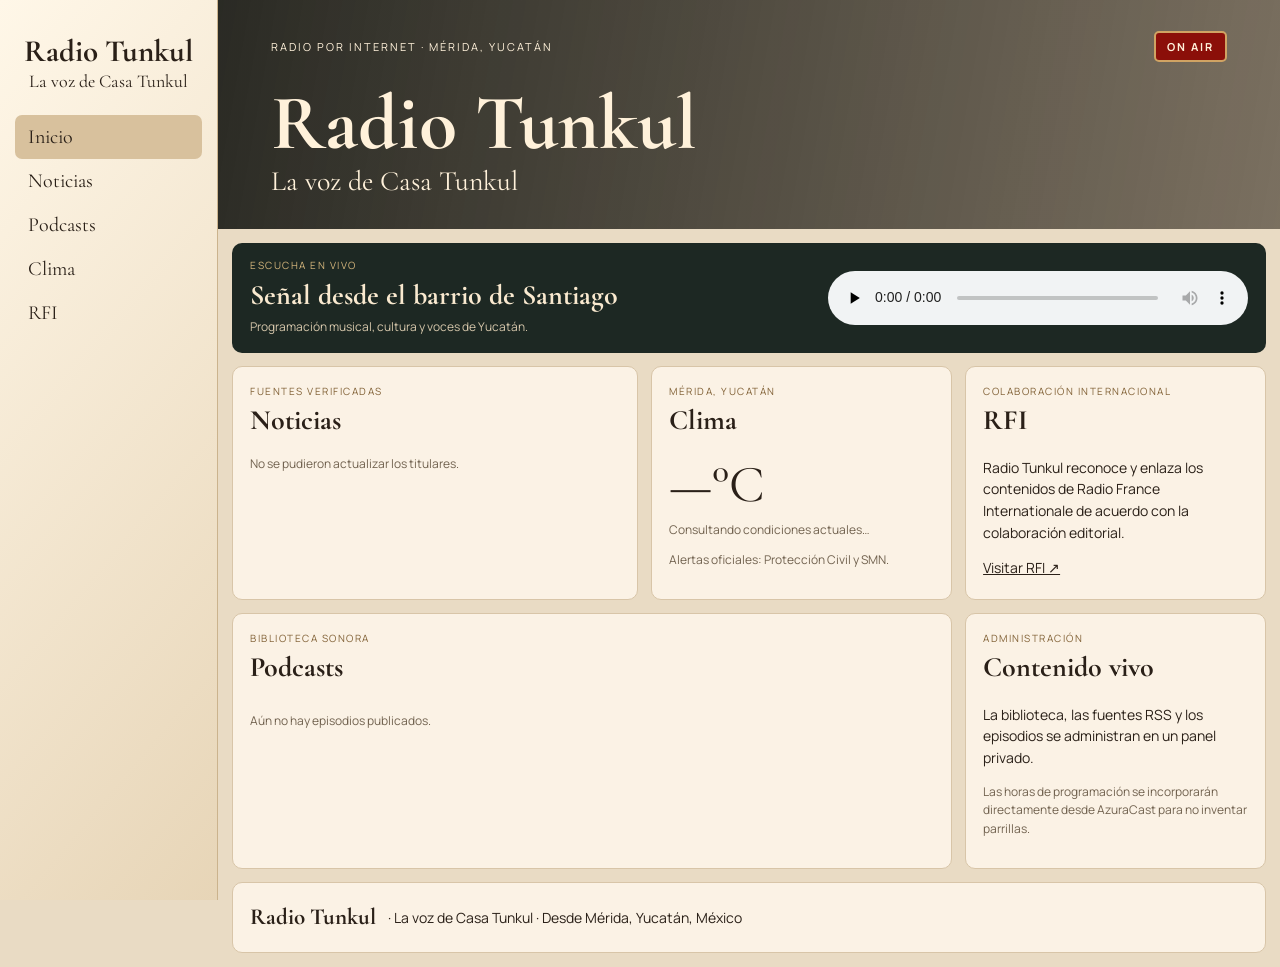
<file: radio/index.html>
<!doctype html><html lang="es"><head><meta charset="utf-8"><meta name="viewport" content="width=device-width,initial-scale=1"><title>Radio Tunkul | La voz de Casa Tunkul</title><link rel="preconnect" href="https://fonts.googleapis.com"><link rel="preconnect" href="https://fonts.gstatic.com" crossorigin><link href="https://fonts.googleapis.com/css2?family=Cormorant+Garamond:wght@500;600;700&family=Manrope:wght@400;500;700&display=swap" rel="stylesheet"><style>:root{--paper:#f4ead9;--ink:#2a2018;--forest:#1d2823;--gold:#b88a4a;--line:#d8c5a8}*{box-sizing:border-box}body{margin:0;background:#e9dbc4;color:var(--ink);font:14px/1.55 Manrope,sans-serif}h1,h2,h3{font-family:'Cormorant Garamond',Georgia,serif}a{color:inherit}.side{position:fixed;inset:0 auto 0 0;width:218px;padding:25px 15px;background:linear-gradient(130deg,#fff7e8,#e7d5b7);border-right:1px solid #cbb38d}.brand{text-align:center;padding:7px 0 22px}.brand b{display:block;font:700 31px 'Cormorant Garamond',Georgia,serif}.brand span{font:18px 'Cormorant Garamond',Georgia,serif}.side a{display:block;padding:10px 13px;border-radius:7px;text-decoration:none;font:20px 'Cormorant Garamond',Georgia,serif}.side a:hover,.side a:first-child{background:#d8c19d}main{margin-left:218px}.hero{padding:31px 5%;color:#fff1da;background:linear-gradient(100deg,rgba(16,18,14,.88),rgba(32,24,14,.55)),url('https://images.unsplash.com/photo-1516280440614-37939bbacd81?w=1400') center/cover}.topline{display:flex;justify-content:space-between;align-items:center;font-size:11px;letter-spacing:2px}.live{padding:5px 11px;background:#8b0f09;border:2px solid #d0a363;border-radius:5px;font-weight:700}.hero h1{margin:26px 0 0;font-size:clamp(48px,7vw,78px);line-height:.9}.hero p{margin:6px 0 0;font:28px 'Cormorant Garamond',Georgia,serif}.content{max-width:1260px;margin:auto;padding:14px}.player{display:flex;gap:18px;align-items:center;padding:15px 18px;background:var(--forest);color:#f9e9cf;border-radius:10px}.player h2{margin:0;font-size:28px}.player p{margin:1px 0;color:#d6c7ab;font-size:12px}.player audio{width:min(420px,100%);margin-left:auto;accent-color:var(--gold)}.grid{display:grid;grid-template-columns:1.35fr 1fr 1fr;gap:13px;margin-top:13px}.card{padding:17px;background:#fbf2e5;border:1px solid var(--line);border-radius:10px}.card h2{margin:0 0 10px;font-size:28px}.eyebrow{font-size:10px;letter-spacing:1.5px;text-transform:uppercase;color:#816136}.item{padding:11px 0;border-top:1px solid #e1ccb0}.item:first-of-type{border:0}.item a{text-decoration:none;font-weight:700}.muted{color:#71624f;font-size:12px}.podcasts{grid-column:span 2}.pod-grid{display:grid;grid-template-columns:repeat(2,1fr);gap:10px}.pod{padding:12px;background:#f2e4cd;border-radius:8px}.pod audio{width:100%;margin-top:8px;height:32px}.weather{font:52px 'Cormorant Garamond',Georgia,serif;margin:5px 0}.rfi{display:flex;align-items:center;gap:12px;margin-top:13px}.rfi strong{font-family:'Cormorant Garamond',Georgia,serif;font-size:23px}.footer{padding:20px;text-align:center;color:#71624f;font-size:12px}@media(max-width:900px){.side{position:static;width:auto;padding:8px 12px}.brand{padding:0}.side nav{display:flex;gap:3px;overflow:auto}.side a{white-space:nowrap;font-size:17px;padding:8px}main{margin:0}.grid{grid-template-columns:1fr}.podcasts{grid-column:auto}.pod-grid{grid-template-columns:1fr}.player{display:block}.player audio{margin:12px 0 0;width:100%}}</style></head><body><aside class="side"><div class="brand"><b>Radio Tunkul</b><span>La voz de Casa Tunkul</span></div><nav><a href="#inicio">Inicio</a><a href="#noticias">Noticias</a><a href="#podcasts">Podcasts</a><a href="#clima">Clima</a><a href="#rfi">RFI</a></nav></aside><main><header class="hero" id="inicio"><div class="topline"><span>RADIO POR INTERNET · MÉRIDA, YUCATÁN</span><span class="live">ON AIR</span></div><h1>Radio Tunkul</h1><p>La voz de Casa Tunkul</p></header><div class="content"><section class="player"><div><div class="eyebrow" style="color:#d6b77d">Escucha en vivo</div><h2>Señal desde el barrio de Santiago</h2><p>Programación musical, cultura y voces de Yucatán.</p></div><audio controls preload="none" aria-label="Escuchar Radio Tunkul"><source src="/radio-stream/listen/radio_tunkul/radio.mp3" type="audio/mpeg">Tu navegador no puede reproducir esta señal.</audio></section><div class="grid"><section class="card" id="noticias"><div class="eyebrow">Fuentes verificadas</div><h2>Noticias</h2><div id="news"><p class="muted">Actualizando titulares…</p></div></section><section class="card" id="clima"><div class="eyebrow">Mérida, Yucatán</div><h2>Clima</h2><div class="weather" id="temp">—°C</div><div id="weather" class="muted">Consultando condiciones actuales…</div><p class="muted">Alertas oficiales: Protección Civil y SMN.</p></section><section class="card" id="rfi"><div class="eyebrow">Colaboración internacional</div><h2>RFI</h2><p>Radio Tunkul reconoce y enlaza los contenidos de Radio France Internationale de acuerdo con la colaboración editorial.</p><a href="https://www.rfi.fr/es/" target="_blank" rel="noopener">Visitar RFI ↗</a></section><section class="card podcasts" id="podcasts"><div class="eyebrow">Biblioteca sonora</div><h2>Podcasts</h2><div id="podcasts-list" class="pod-grid"><p class="muted">Aún no hay episodios publicados.</p></div></section><section class="card"><div class="eyebrow">Administración</div><h2>Contenido vivo</h2><p>La biblioteca, las fuentes RSS y los episodios se administran en un panel privado.</p><p class="muted">Las horas de programación se incorporarán directamente desde AzuraCast para no inventar parrillas.</p></section></div><section class="card rfi"><strong>Radio Tunkul</strong><span>· La voz de Casa Tunkul · Desde Mérida, Yucatán, México</span></section></div></main><script>const esc=s=>String(s||'').replace(/[&<>"']/g,c=>({'&':'&amp;','<':'&lt;','>':'&gt;','"':'&quot;',"'":'&#39;'}[c]));fetch('/radio/api/content.php').then(r=>r.json()).then(d=>{let p=d.podcasts||[];document.getElementById('podcasts-list').innerHTML=p.length?p.map(x=>`<article class="pod"><strong>${esc(x.title)}</strong><div class="muted">${esc(x.category||'')} · ${esc(x.date||'')}</div><p class="muted">${esc(x.description||'')}</p><audio controls preload="none" src="${esc(x.audio)}"></audio></article>`).join(''):'<p class="muted">Aún no hay episodios publicados.</p>'}).catch(()=>{});fetch('/radio/api/news.php').then(r=>r.json()).then(d=>{let n=d.items||[];document.getElementById('news').innerHTML=n.length?n.map(x=>`<article class="item"><a href="${esc(x.link)}" target="_blank" rel="noopener">${esc(x.title)}</a><div class="muted">${esc(x.source)} · ${x.date?new Date(x.date).toLocaleDateString('es-MX'):''}</div></article>`).join(''):'<p class="muted">Agrega fuentes RSS desde el panel privado.</p>'}).catch(()=>document.getElementById('news').innerHTML='<p class="muted">No se pudieron actualizar los titulares.</p>');fetch('https://api.open-meteo.com/v1/forecast?latitude=20.9674&longitude=-89.5926&current=temperature_2m,apparent_temperature,relative_humidity_2m&timezone=America%2FMerida').then(r=>r.json()).then(d=>{let c=d.current;document.getElementById('temp').textContent=Math.round(c.temperature_2m)+'°C';document.getElementById('weather').textContent='Sensación '+Math.round(c.apparent_temperature)+'°C · Humedad '+c.relative_humidity_2m+'%'}).catch(()=>{});</script></body></html>
</file>
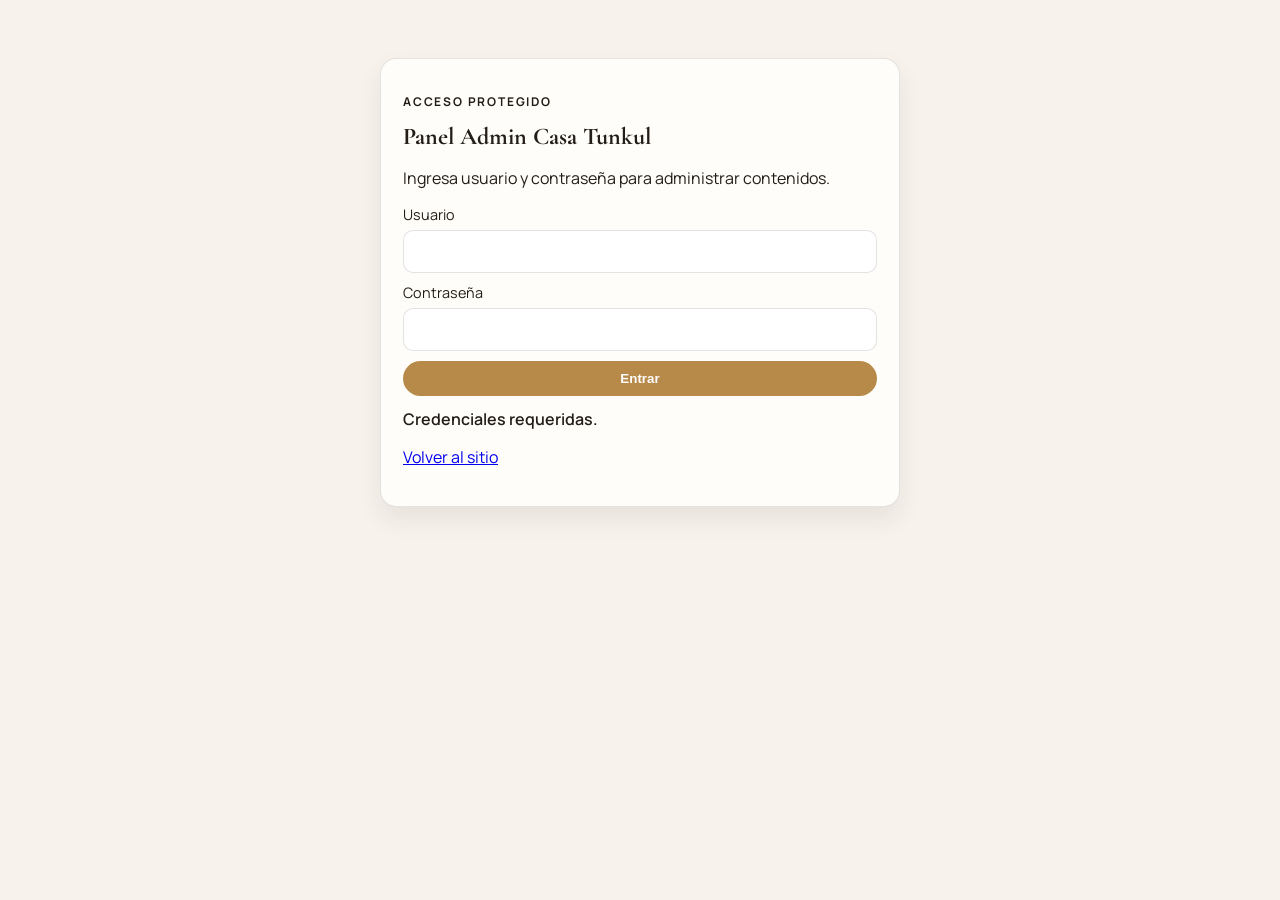
<file: admin.html>
<!doctype html>
<html lang="es">
  <head>
    <meta charset="UTF-8" />
    <meta name="viewport" content="width=device-width, initial-scale=1.0" />
    <title>Admin Casa Tunkul</title>
    <link rel="preconnect" href="https://fonts.googleapis.com" />
    <link rel="preconnect" href="https://fonts.gstatic.com" crossorigin />
    <link
      href="https://fonts.googleapis.com/css2?family=Cormorant+Garamond:wght@500;700&family=Manrope:wght@400;500;600;700&display=swap"
      rel="stylesheet"
    />
    <link rel="stylesheet" href="./admin.css" />
  </head>
  <body>
    <main class="admin-wrap">
      <section id="loginGate" class="login-card">
        <p class="kicker">Acceso protegido</p>
        <h1>Panel Admin Casa Tunkul</h1>
        <p>Ingresa usuario y contraseña para administrar contenidos.</p>

        <form id="loginForm" class="login-form">
          <label>
            Usuario
            <input id="adminUser" type="text" autocomplete="username" required />
          </label>
          <label>
            Contraseña
            <input id="adminPass" type="password" autocomplete="current-password" required />
          </label>
          <button type="submit" class="btn">Entrar</button>
        </form>
        <p id="loginStatus" class="status"></p>
        <p><a href="./index.html">Volver al sitio</a></p>
      </section>

      <section id="adminApp" class="admin-app hidden">
        <header>
          <p class="kicker">Panel de administración</p>
          <h1>Casa Tunkul</h1>
          <p>Configura textos e imágenes de habitaciones. Guarda y recarga la home.</p>
        </header>

        <section id="roomsContainer"></section>

        <div class="actions">
          <button id="saveBtn" class="btn">Guardar cambios</button>
          <button id="resetBtn" class="btn btn-ghost">Restaurar default</button>
          <button id="exportBtn" class="btn btn-ghost">Exportar JSON</button>
          <button id="logoutBtn" class="btn btn-ghost">Cerrar sesión</button>
        </div>

        <p id="status" class="status"></p>
        <p><a href="./index.html">Volver al sitio</a></p>
      </section>
    </main>

    <script src="./site-config.js"></script>
    <script src="./admin.js"></script>
  </body>
</html>
</file>
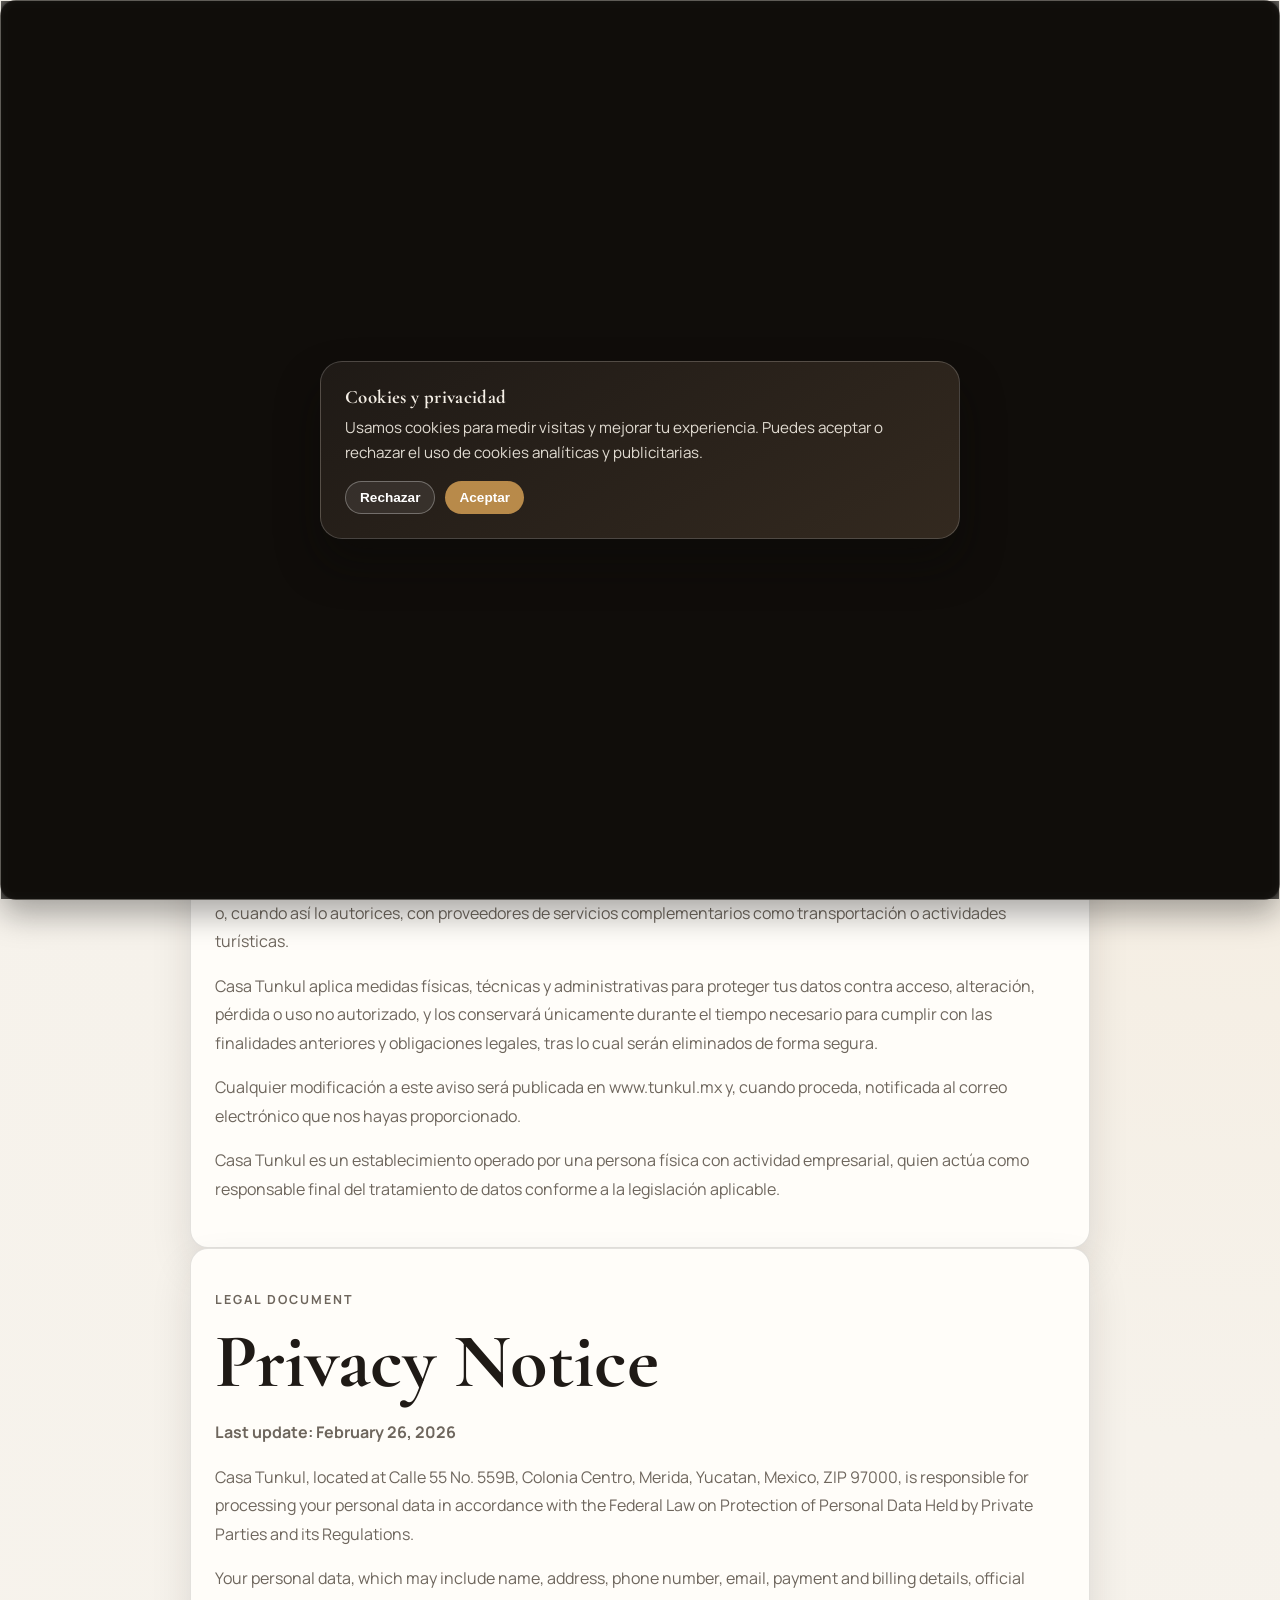
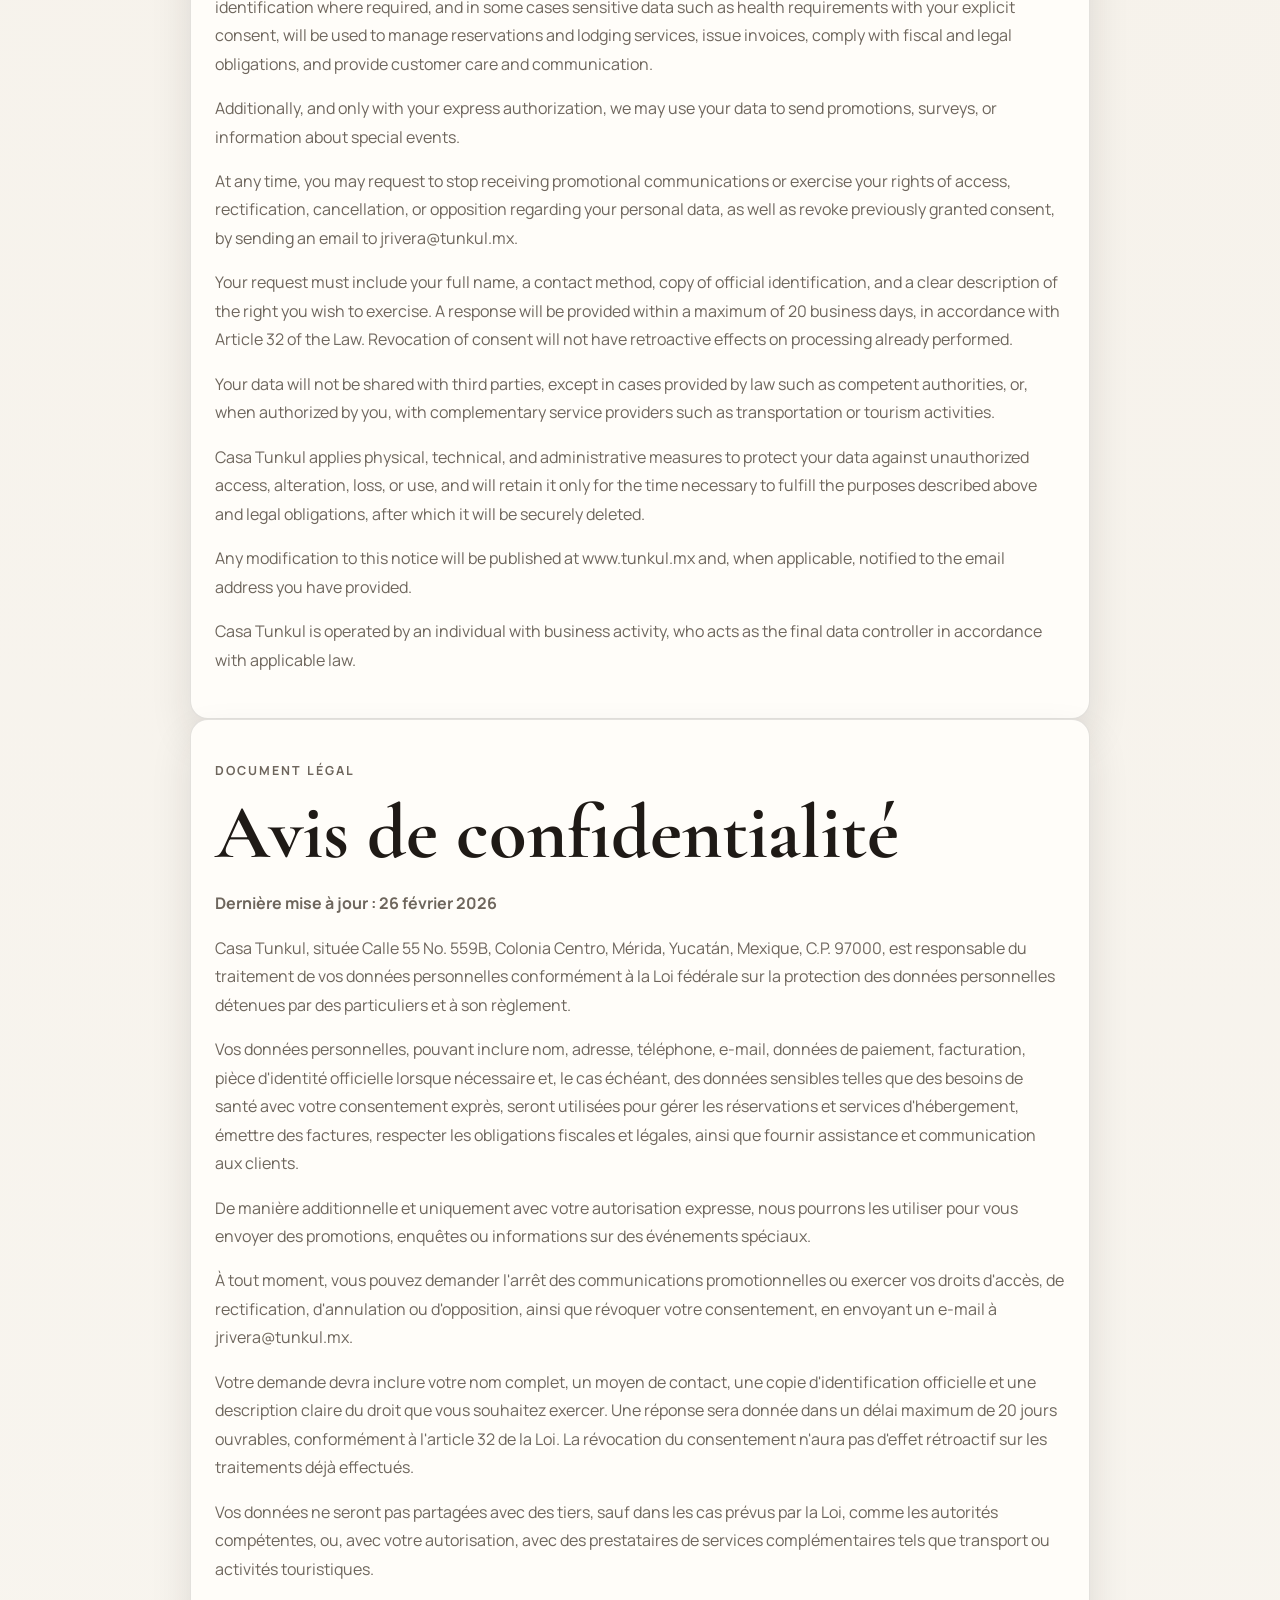
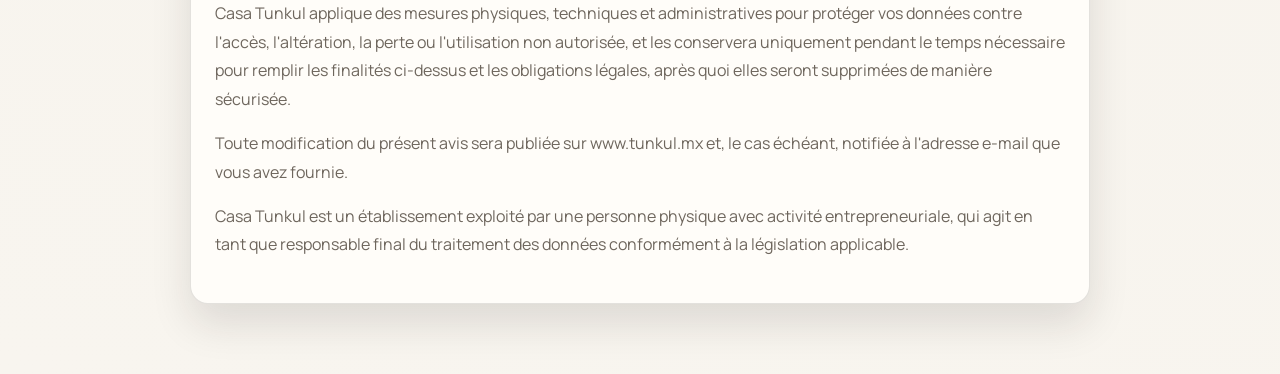
<file: aviso-de-privacidad.html>
<!doctype html>
<html lang="es">
  <head>
    <meta charset="UTF-8" />
    <meta name="viewport" content="width=device-width, initial-scale=1.0" />
    <title>Aviso de Privacidad | Casa Tunkul</title>
    <meta
      name="description"
      content="Consulta el aviso de privacidad de Casa Tunkul conforme a la Ley Federal de Protección de Datos Personales en Posesión de los Particulares."
    />
    <link rel="preconnect" href="https://fonts.googleapis.com" />
    <link rel="preconnect" href="https://fonts.gstatic.com" crossorigin />
    <link
      href="https://fonts.googleapis.com/css2?family=Cormorant+Garamond:wght@500;600;700&family=Manrope:wght@400;500;600;700&display=swap"
      rel="stylesheet"
    />
    <link rel="stylesheet" href="./styles.css" />
    <link rel="stylesheet" href="./cookie-consent.css?v=2" />
  </head>
  <body>
    <header class="site-header legal-header scrolled">
      <div class="nav-wrap">
        <a class="brand" href="./index.html">Casa Tunkul</a>
        <nav>
          <a id="legal-home" href="./index.html">Inicio</a>
          <a id="legal-book" class="btn btn-small" href="./index.html#reservar">Reservar</a>
          <select id="legalLangSwitcher" class="lang-switcher" aria-label="Language selector">
            <option value="es">ES</option>
            <option value="en">EN</option>
            <option value="fr">FR</option>
          </select>
        </nav>
      </div>
    </header>

    <main class="legal-main">
      <section class="legal-card reveal in legal-content lang-es">
        <p class="kicker">Documento legal</p>
        <h1>Aviso de Privacidad</h1>
        <p class="legal-updated">Última actualización: 26 de febrero de 2026</p>
        <p>Casa Tunkul, con domicilio en Calle 55 No. 559B, Colonia Centro, Mérida, Yucatán, México, C.P. 97000, es responsable del tratamiento de tus datos personales conforme a la Ley Federal de Protección de Datos Personales en Posesión de los Particulares y su Reglamento.</p>
        <p>Tus datos personales, que pueden incluir nombre, domicilio, teléfono, correo electrónico, datos de pago, facturación, identificación oficial cuando sea necesaria y, en su caso, información sensible como requerimientos de salud con tu consentimiento expreso, serán utilizados para gestionar reservaciones y servicios de hospedaje, emitir facturas, cumplir obligaciones fiscales y legales, así como brindar atención y comunicación con nuestros clientes.</p>
        <p>De forma adicional y solo con tu autorización expresa, podremos utilizarlos para enviarte promociones, encuestas o información sobre eventos especiales.</p>
        <p>En cualquier momento podrás solicitar dejar de recibir comunicaciones promocionales o ejercer tus derechos de acceso, rectificación, cancelación u oposición al tratamiento de tus datos personales, así como revocar el consentimiento otorgado, enviando un correo electrónico a <a href="mailto:jrivera@tunkul.mx">jrivera@tunkul.mx</a>.</p>
        <p>Tu solicitud deberá incluir tu nombre completo, un medio de contacto, copia de identificación oficial y la descripción clara del derecho que deseas ejercer. Se dará respuesta en un plazo máximo de 20 días hábiles, conforme a lo dispuesto en el artículo 32 de la Ley. La revocación de tu consentimiento no tendrá efectos retroactivos sobre tratamientos ya realizados.</p>
        <p>Tus datos no serán compartidos con terceros, salvo en los casos previstos por la Ley como autoridades competentes o, cuando así lo autorices, con proveedores de servicios complementarios como transportación o actividades turísticas.</p>
        <p>Casa Tunkul aplica medidas físicas, técnicas y administrativas para proteger tus datos contra acceso, alteración, pérdida o uso no autorizado, y los conservará únicamente durante el tiempo necesario para cumplir con las finalidades anteriores y obligaciones legales, tras lo cual serán eliminados de forma segura.</p>
        <p>Cualquier modificación a este aviso será publicada en <a href="https://www.tunkul.mx" target="_blank" rel="noreferrer">www.tunkul.mx</a> y, cuando proceda, notificada al correo electrónico que nos hayas proporcionado.</p>
        <p>Casa Tunkul es un establecimiento operado por una persona física con actividad empresarial, quien actúa como responsable final del tratamiento de datos conforme a la legislación aplicable.</p>
      </section>

      <section class="legal-card reveal in legal-content lang-en hidden">
        <p class="kicker">Legal document</p>
        <h1>Privacy Notice</h1>
        <p class="legal-updated">Last update: February 26, 2026</p>
        <p>Casa Tunkul, located at Calle 55 No. 559B, Colonia Centro, Merida, Yucatan, Mexico, ZIP 97000, is responsible for processing your personal data in accordance with the Federal Law on Protection of Personal Data Held by Private Parties and its Regulations.</p>
        <p>Your personal data, which may include name, address, phone number, email, payment and billing details, official identification where required, and in some cases sensitive data such as health requirements with your explicit consent, will be used to manage reservations and lodging services, issue invoices, comply with fiscal and legal obligations, and provide customer care and communication.</p>
        <p>Additionally, and only with your express authorization, we may use your data to send promotions, surveys, or information about special events.</p>
        <p>At any time, you may request to stop receiving promotional communications or exercise your rights of access, rectification, cancellation, or opposition regarding your personal data, as well as revoke previously granted consent, by sending an email to <a href="mailto:jrivera@tunkul.mx">jrivera@tunkul.mx</a>.</p>
        <p>Your request must include your full name, a contact method, copy of official identification, and a clear description of the right you wish to exercise. A response will be provided within a maximum of 20 business days, in accordance with Article 32 of the Law. Revocation of consent will not have retroactive effects on processing already performed.</p>
        <p>Your data will not be shared with third parties, except in cases provided by law such as competent authorities, or, when authorized by you, with complementary service providers such as transportation or tourism activities.</p>
        <p>Casa Tunkul applies physical, technical, and administrative measures to protect your data against unauthorized access, alteration, loss, or use, and will retain it only for the time necessary to fulfill the purposes described above and legal obligations, after which it will be securely deleted.</p>
        <p>Any modification to this notice will be published at <a href="https://www.tunkul.mx" target="_blank" rel="noreferrer">www.tunkul.mx</a> and, when applicable, notified to the email address you have provided.</p>
        <p>Casa Tunkul is operated by an individual with business activity, who acts as the final data controller in accordance with applicable law.</p>
      </section>

      <section class="legal-card reveal in legal-content lang-fr hidden">
        <p class="kicker">Document légal</p>
        <h1>Avis de confidentialité</h1>
        <p class="legal-updated">Dernière mise à jour : 26 février 2026</p>
        <p>Casa Tunkul, située Calle 55 No. 559B, Colonia Centro, Mérida, Yucatán, Mexique, C.P. 97000, est responsable du traitement de vos données personnelles conformément à la Loi fédérale sur la protection des données personnelles détenues par des particuliers et à son règlement.</p>
        <p>Vos données personnelles, pouvant inclure nom, adresse, téléphone, e-mail, données de paiement, facturation, pièce d'identité officielle lorsque nécessaire et, le cas échéant, des données sensibles telles que des besoins de santé avec votre consentement exprès, seront utilisées pour gérer les réservations et services d'hébergement, émettre des factures, respecter les obligations fiscales et légales, ainsi que fournir assistance et communication aux clients.</p>
        <p>De manière additionnelle et uniquement avec votre autorisation expresse, nous pourrons les utiliser pour vous envoyer des promotions, enquêtes ou informations sur des événements spéciaux.</p>
        <p>À tout moment, vous pouvez demander l'arrêt des communications promotionnelles ou exercer vos droits d'accès, de rectification, d'annulation ou d'opposition, ainsi que révoquer votre consentement, en envoyant un e-mail à <a href="mailto:jrivera@tunkul.mx">jrivera@tunkul.mx</a>.</p>
        <p>Votre demande devra inclure votre nom complet, un moyen de contact, une copie d'identification officielle et une description claire du droit que vous souhaitez exercer. Une réponse sera donnée dans un délai maximum de 20 jours ouvrables, conformément à l'article 32 de la Loi. La révocation du consentement n'aura pas d'effet rétroactif sur les traitements déjà effectués.</p>
        <p>Vos données ne seront pas partagées avec des tiers, sauf dans les cas prévus par la Loi, comme les autorités compétentes, ou, avec votre autorisation, avec des prestataires de services complémentaires tels que transport ou activités touristiques.</p>
        <p>Casa Tunkul applique des mesures physiques, techniques et administratives pour protéger vos données contre l'accès, l'altération, la perte ou l'utilisation non autorisée, et les conservera uniquement pendant le temps nécessaire pour remplir les finalités ci-dessus et les obligations légales, après quoi elles seront supprimées de manière sécurisée.</p>
        <p>Toute modification du présent avis sera publiée sur <a href="https://www.tunkul.mx" target="_blank" rel="noreferrer">www.tunkul.mx</a> et, le cas échéant, notifiée à l'adresse e-mail que vous avez fournie.</p>
        <p>Casa Tunkul est un établissement exploité par une personne physique avec activité entrepreneuriale, qui agit en tant que responsable final du traitement des données conformément à la législation applicable.</p>
      </section>
    </main>

    <aside class="cookie-banner" id="cookieBanner" role="dialog" aria-live="polite" aria-modal="true" aria-label="Aviso de cookies">
      <div class="cookie-modal-backdrop"></div>
      <div class="cookie-modal-card">
        <div class="cookie-banner-copy">
          <p class="cookie-banner-title" id="cookieTitle">Cookies y privacidad</p>
          <p class="cookie-banner-text" id="cookieText">
            Usamos cookies para medir visitas y mejorar tu experiencia. Puedes aceptar o rechazar el uso de cookies analíticas y publicitarias.
          </p>
        </div>
        <div class="cookie-banner-actions">
          <button class="btn btn-small btn-ghost-cookie" id="cookieReject" type="button">Rechazar</button>
          <button class="btn btn-small" id="cookieAccept" type="button">Aceptar</button>
        </div>
      </div>
    </aside>

    <script src="./cookie-consent.js"></script>
    <script src="./privacy-i18n.js"></script>
  </body>
</html>
</file>
<file: styles.css>
:root {
  --bg: #f6f2eb;
  --surface: #fffdf9;
  --text: #1f1a16;
  --muted: #6e665d;
  --accent: #b88a4a;
  --accent-dark: #8f6630;
  --line: rgba(31, 26, 22, 0.12);
  --shadow: 0 20px 40px rgba(31, 26, 22, 0.12);
  --radius: 16px;
}

* {
  box-sizing: border-box;
}

html,
body {
  margin: 0;
  padding: 0;
  font-family: "Manrope", sans-serif;
  color: var(--text);
  background: radial-gradient(circle at top right, #f3e8d7 0, var(--bg) 38%, #f8f5ef 100%);
  scroll-behavior: smooth;
}

img {
  max-width: 100%;
  display: block;
}

a {
  color: inherit;
  text-decoration: none;
}

.site-header {
  position: fixed;
  top: 0;
  width: 100%;
  z-index: 20;
  backdrop-filter: blur(10px);
  background: rgba(246, 242, 235, 0.6);
  border-bottom: 1px solid transparent;
}

.site-header.scrolled {
  border-color: var(--line);
}

.nav-wrap {
  max-width: 1150px;
  margin: 0 auto;
  padding: 14px 24px;
  display: flex;
  align-items: center;
  justify-content: space-between;
  gap: 16px;
}

.brand {
  font-family: "Cormorant Garamond", serif;
  font-size: 1.8rem;
  font-weight: 700;
  letter-spacing: 0.8px;
}

nav {
  display: flex;
  align-items: center;
  gap: 18px;
}

nav a {
  font-size: 0.95rem;
  color: var(--muted);
}

.lang-switcher {
  border: 1px solid var(--line);
  border-radius: 999px;
  background: var(--surface);
  color: var(--text);
  font: inherit;
  font-size: 0.85rem;
  padding: 7px 10px;
  min-width: 64px;
}

.menu-btn {
  display: none;
  border: 1px solid var(--line);
  background: var(--surface);
  border-radius: 999px;
  padding: 8px 14px;
  cursor: pointer;
}

.hero {
  min-height: 98vh;
  display: grid;
  place-items: center;
  position: relative;
  padding: 140px 24px 100px;
  overflow: hidden;
}

.hero-bg {
  position: absolute;
  inset: 0;
  width: 100%;
  height: 100%;
  object-fit: cover;
}

.hero-overlay {
  position: absolute;
  inset: 0;
  background: linear-gradient(to right, rgba(10, 9, 8, 0.72), rgba(10, 9, 8, 0.38));
}

.hero-content {
  position: relative;
  z-index: 2;
  max-width: 850px;
  color: #fff;
  text-align: left;
}

.kicker {
  letter-spacing: 0.16em;
  text-transform: uppercase;
  font-size: 0.78rem;
  font-weight: 700;
  margin-bottom: 10px;
}

h1,
h2,
h3 {
  font-family: "Cormorant Garamond", serif;
  line-height: 1.05;
  margin: 0;
}

h1 {
  font-size: clamp(2.4rem, 6vw, 5.2rem);
  margin-bottom: 16px;
}

h2 {
  font-size: clamp(2rem, 4vw, 3rem);
  margin-bottom: 14px;
}

h3 {
  font-size: 1.8rem;
}

.hero-content p {
  max-width: 640px;
  color: rgba(255, 255, 255, 0.9);
  font-size: 1.06rem;
  line-height: 1.7;
}

.hero-actions {
  display: flex;
  gap: 12px;
  margin-top: 28px;
}

.btn {
  display: inline-flex;
  justify-content: center;
  align-items: center;
  border: 0;
  border-radius: 999px;
  padding: 12px 24px;
  background: var(--accent);
  color: #fff;
  font-weight: 700;
  cursor: pointer;
  transition: all 0.25s ease;
}

.btn:hover {
  background: var(--accent-dark);
  transform: translateY(-1px);
}

.btn-ghost {
  background: rgba(255, 255, 255, 0.14);
  border: 1px solid rgba(255, 255, 255, 0.44);
}

.btn-small {
  padding: 8px 14px;
  font-size: 0.85rem;
}

.section {
  max-width: 1150px;
  margin: 0 auto;
  padding: 88px 24px;
}

.award-strip {
  display: grid;
  grid-template-columns: 1.2fr 0.8fr;
  gap: 24px;
  align-items: center;
  padding-top: 56px;
}

.award-copy p {
  color: var(--muted);
  line-height: 1.7;
}

.award-media {
  background: var(--surface);
  border: 1px solid var(--line);
  border-radius: 18px;
  padding: 16px;
  box-shadow: var(--shadow);
  display: grid;
  place-items: center;
}

.award-media img {
  max-width: 100%;
  height: auto;
}

.review-proof {
  padding-top: 48px;
}

.review-proof p {
  color: var(--muted);
  line-height: 1.7;
}

.review-metrics {
  display: grid;
  grid-template-columns: repeat(4, minmax(0, 1fr));
  gap: 12px;
  margin-bottom: 14px;
}

.review-metric {
  background: var(--surface);
  border: 1px solid var(--line);
  border-radius: 14px;
  padding: 16px;
  box-shadow: var(--shadow);
}

.review-metric strong {
  display: block;
  font-size: 2rem;
  line-height: 1;
  font-family: "Cormorant Garamond", serif;
}

.review-metric span {
  color: var(--muted);
}

.review-cards {
  display: grid;
  grid-template-columns: repeat(3, minmax(0, 1fr));
  gap: 12px;
  padding: 2px;
}

.review-cards.is-carousel {
  display: flex;
  overflow-x: auto;
  overflow-y: hidden;
  scroll-snap-type: x mandatory;
  scroll-behavior: smooth;
  -ms-overflow-style: none;
  scrollbar-width: none;
}

.review-cards.is-carousel::-webkit-scrollbar {
  display: none;
}

.review-carousel {
  display: grid;
  grid-template-columns: auto minmax(0, 1fr) auto;
  gap: 10px;
  align-items: center;
}

.review-nav {
  width: 42px;
  height: 42px;
  border-radius: 999px;
  border: 1px solid var(--line);
  background: #fffdfa;
  color: #3a3128;
  font-size: 1.4rem;
  line-height: 1;
  cursor: pointer;
  box-shadow: var(--shadow);
}

.review-nav:disabled {
  opacity: 0.45;
  cursor: default;
}

.review-card {
  background: #fffdfa;
  border: 1px solid var(--line);
  border-radius: 14px;
  padding: 14px;
  min-width: 0;
}

.review-cards.is-carousel .review-card {
  min-width: calc((100% - 24px) / 3);
  scroll-snap-align: start;
}

.review-score {
  display: inline-block;
  border-radius: 999px;
  padding: 4px 10px;
  font-size: 0.78rem;
  font-weight: 700;
  background: #efe3d1;
  border: 1px solid rgba(184, 138, 74, 0.38);
  color: #6b502c;
  margin-bottom: 8px;
}

.review-card p {
  margin: 0;
  font-size: 0.92rem;
  line-height: 1.6;
  color: #564d44;
}

.review-meta {
  margin-top: 10px;
  font-size: 0.78rem;
  color: #7c7266;
}

.review-note {
  margin-top: 12px;
  font-size: 0.88rem;
}

.heritage {
  padding-top: 28px;
}

.heritage-intro {
  max-width: 850px;
  margin-bottom: 22px;
}

.heritage-intro p {
  color: var(--muted);
  line-height: 1.7;
}

.heritage-grid {
  display: grid;
  grid-template-columns: repeat(3, minmax(0, 1fr));
  gap: 16px;
}

.heritage-card {
  background: var(--surface);
  border: 1px solid var(--line);
  border-radius: 16px;
  padding: 18px;
  box-shadow: var(--shadow);
}

.heritage-card p {
  color: var(--muted);
  line-height: 1.7;
}

.heritage-card ul {
  margin: 0;
  padding-left: 18px;
  color: var(--muted);
  line-height: 1.8;
}

.social-proof {
  max-width: 1150px;
  margin: -38px auto 0;
  display: grid;
  grid-template-columns: repeat(3, minmax(0, 1fr));
  gap: 14px;
  padding: 0 24px;
  position: relative;
  z-index: 3;
}

.social-proof div {
  background: var(--surface);
  border-radius: 14px;
  padding: 20px;
  border: 1px solid var(--line);
  box-shadow: var(--shadow);
}

.social-proof strong {
  display: block;
  font-size: 1.6rem;
  font-family: "Cormorant Garamond", serif;
}

.social-proof span {
  color: var(--muted);
}

.section-head {
  max-width: 680px;
  margin-bottom: 28px;
}

.suite-grid {
  display: grid;
  grid-template-columns: repeat(3, minmax(0, 1fr));
  gap: 20px;
}

.card {
  border-radius: var(--radius);
  overflow: hidden;
  background: var(--surface);
  border: 1px solid var(--line);
  box-shadow: var(--shadow);
}

.card img {
  height: 290px;
  width: 100%;
  object-fit: cover;
}

.card-body {
  padding: 16px 18px 20px;
}

.card-body p {
  color: var(--muted);
  line-height: 1.6;
}

.suite-note {
  margin-top: 10px;
  font-size: 0.92rem;
}

.suite-link {
  display: inline-flex;
  margin-top: 8px;
  font-weight: 700;
  color: var(--accent-dark);
}

.room-details {
  display: grid;
  gap: 22px;
}

.room-detail {
  background: var(--surface);
  border: 1px solid var(--line);
  border-radius: 18px;
  padding: 22px;
  box-shadow: var(--shadow);
  display: grid;
  grid-template-columns: 1fr 1fr;
  gap: 20px;
}

.room-copy p {
  color: var(--muted);
  line-height: 1.7;
}

.room-gallery {
  display: grid;
  grid-template-columns: repeat(3, minmax(0, 1fr));
  gap: 10px;
}

.room-gallery img {
  width: 100%;
  height: 180px;
  object-fit: cover;
  border-radius: 12px;
  border: 1px solid var(--line);
}

.experience {
  background: var(--surface);
  border: 1px solid var(--line);
  border-radius: 18px;
  box-shadow: var(--shadow);
  padding: 26px;
  display: grid;
  grid-template-columns: 1fr 1.1fr;
  gap: 24px;
  align-items: start;
}

.exp-text p,
.location p {
  color: var(--muted);
  line-height: 1.7;
}

.exp-text ul {
  margin: 22px 0 0;
  padding-left: 18px;
  line-height: 1.9;
}

.exp-gallery {
  display: grid;
  grid-template-columns: repeat(3, minmax(0, 1fr));
  gap: 12px;
}

.exp-gallery img {
  border-radius: 14px;
  height: 190px;
  object-fit: cover;
  border: 1px solid var(--line);
  width: 100%;
  aspect-ratio: 4 / 3;
}

.exp-gallery img:first-child {
  grid-column: span 2;
  height: 220px;
}

.location {
  display: grid;
  grid-template-columns: 1.2fr 1fr;
  gap: 24px;
  align-items: center;
}

.chips {
  display: flex;
  flex-wrap: wrap;
  gap: 10px;
}

.chips span {
  padding: 10px 14px;
  border-radius: 999px;
  background: #efe3d1;
  border: 1px solid rgba(184, 138, 74, 0.35);
  font-weight: 600;
  font-size: 0.9rem;
}

.map-card {
  grid-column: 1 / -1;
  background: var(--surface);
  border: 1px solid var(--line);
  border-radius: 16px;
  padding: 18px;
  box-shadow: var(--shadow);
}

.map-card p {
  color: var(--muted);
  line-height: 1.7;
}

.map-card iframe {
  width: 100%;
  min-height: 320px;
  border: 0;
  border-radius: 12px;
}

.nearby-intro {
  color: var(--muted);
  line-height: 1.7;
}

.nearby-head {
  margin-bottom: 18px;
}

.nearby-controls {
  display: grid;
  grid-template-columns: 1fr 320px;
  gap: 14px;
  margin-bottom: 18px;
}

.nearby-filters {
  display: flex;
  flex-wrap: wrap;
  gap: 8px;
}

.nearby-filter {
  border: 1px solid rgba(184, 138, 74, 0.38);
  background: #f3e6d3;
  color: #6d512c;
  border-radius: 999px;
  padding: 9px 13px;
  font-weight: 700;
  cursor: pointer;
}

.nearby-filter.active {
  background: var(--accent);
  color: #fff;
  border-color: var(--accent);
}

.nearby-search-wrap {
  display: flex;
  flex-direction: column;
  gap: 6px;
  font-size: 0.82rem;
  text-transform: uppercase;
  letter-spacing: 0.08em;
  font-weight: 700;
  color: #6a5c4d;
}

.nearby-search {
  border: 1px solid var(--line);
  border-radius: 12px;
  padding: 10px 12px;
  font: inherit;
  background: #fffdf9;
}

.nearby-grid {
  display: grid;
  grid-template-columns: repeat(auto-fit, minmax(260px, 1fr));
  gap: 16px;
}

.nearby-card {
  background: var(--surface);
  border: 1px solid var(--line);
  border-radius: 16px;
  padding: 18px;
  box-shadow: var(--shadow);
}

.nearby-card h3 {
  margin-bottom: 14px;
}

.nearby-card ul {
  margin: 0;
  padding-left: 0;
  list-style: none;
  color: var(--muted);
  line-height: 1.7;
}

.nearby-card li {
  margin-bottom: 12px;
  padding: 12px;
  border: 1px solid var(--line);
  border-radius: 12px;
  background: #fffcf6;
}

.nearby-note {
  color: var(--muted);
  margin-top: 14px;
  font-size: 0.9rem;
}

.nearby-card a {
  font-weight: 700;
  color: var(--accent-dark);
  text-decoration: underline;
  text-underline-offset: 2px;
}

.nearby-card strong {
  display: block;
  font-size: 1rem;
  color: var(--text);
  margin: 6px 0 4px;
}

.nearby-card p {
  margin: 0 0 6px;
  font-size: 0.92rem;
}

.place-head {
  display: flex;
  align-items: center;
  justify-content: space-between;
  gap: 10px;
}

.place-tag {
  display: inline-flex;
  align-items: center;
  gap: 6px;
  border-radius: 999px;
  padding: 5px 10px;
  font-size: 0.75rem;
  font-weight: 700;
  letter-spacing: 0.03em;
}

.glyph {
  width: 9px;
  height: 9px;
  border-radius: 999px;
  display: inline-block;
  background: currentColor;
}

.tag-food {
  background: #fbe8d0;
  color: #7a4d17;
}

.tag-bar {
  background: #eadcf6;
  color: #5b2f8d;
}

.tag-park {
  background: #dff2e2;
  color: #235e2d;
}

.tag-market {
  background: #ffe9d8;
  color: #8a4a17;
}

.tag-church {
  background: #e8edf9;
  color: #2c4f93;
}

.tag-museum {
  background: #efe7db;
  color: #6a4f2f;
}

.walk {
  font-size: 0.78rem;
  font-weight: 700;
  color: #4f473d;
}

.booking-wrap {
  background: linear-gradient(135deg, #1f1a16, #33291f);
  border-radius: 24px;
  padding: 34px;
  color: #fff;
  display: grid;
  grid-template-columns: 1fr 1fr;
  gap: 22px;
}

.booking-wrap p {
  color: rgba(255, 255, 255, 0.82);
}

.booking-panel {
  background: rgba(255, 255, 255, 0.08);
  border: 1px solid rgba(255, 255, 255, 0.18);
  border-radius: 16px;
  padding: 20px;
  display: flex;
  flex-direction: column;
  justify-content: center;
  gap: 18px;
}

.booking-panel p {
  margin: 0;
}

.booking-panel .btn {
  align-self: flex-start;
}

.cloudbeds-widget {
  display: flex;
  justify-content: center;
  width: 100%;
}

.site-footer {
  margin-top: 30px;
  padding: 40px 20px 30px;
  background: linear-gradient(140deg, #1e1814, #2b231c);
  color: #efe6d9;
}

.footer-inner {
  max-width: 1150px;
  margin: 0 auto;
  display: grid;
  grid-template-columns: 1.4fr 1fr 1fr 1fr;
  gap: 20px;
}

.footer-brand h3 {
  color: #fff;
  margin-bottom: 10px;
}

.footer-brand p {
  color: rgba(239, 230, 217, 0.82);
  line-height: 1.7;
}

.footer-col h4 {
  margin: 0 0 10px;
  font-family: "Cormorant Garamond", serif;
  color: #fff;
  font-size: 1.3rem;
}

.footer-col {
  display: flex;
  flex-direction: column;
  gap: 8px;
}

.footer-col a {
  color: rgba(239, 230, 217, 0.88);
}

.footer-col a:hover {
  color: #fff;
}

.footer-copy {
  max-width: 1150px;
  margin: 24px auto 0;
  padding-top: 14px;
  border-top: 1px solid rgba(239, 230, 217, 0.2);
  color: rgba(239, 230, 217, 0.72);
  font-size: 0.9rem;
}

.admin-link {
  font-weight: 700;
  color: var(--accent-dark);
}

.legal-header {
  background: rgba(246, 242, 235, 0.95);
}

.legal-main {
  padding: 120px 20px 70px;
}

.legal-card {
  max-width: 900px;
  margin: 0 auto;
  background: var(--surface);
  border: 1px solid var(--line);
  border-radius: 18px;
  padding: 28px 24px;
  box-shadow: var(--shadow);
}

.legal-card p {
  color: var(--muted);
  line-height: 1.78;
}

.legal-updated {
  font-weight: 700;
  color: #4d463e;
}

.floating-cta {
  position: fixed;
  bottom: 18px;
  right: 18px;
  z-index: 22;
  border-radius: 999px;
  padding: 12px 20px;
  background: #1f1a16;
  color: #fff;
  font-weight: 700;
  box-shadow: 0 16px 24px rgba(0, 0, 0, 0.18);
}

.cookie-banner {
  position: fixed;
  left: 16px;
  right: 16px;
  bottom: 16px;
  z-index: 35;
  display: none;
  align-items: center;
  justify-content: space-between;
  gap: 16px;
  padding: 16px 18px;
  border-radius: 16px;
  border: 1px solid rgba(255, 255, 255, 0.24);
  background: rgba(28, 23, 18, 0.92);
  color: #f4eee5;
  backdrop-filter: blur(10px);
  box-shadow: 0 14px 32px rgba(10, 9, 8, 0.35);
}

.cookie-banner.visible {
  display: flex;
}

.cookie-banner-title {
  margin: 0 0 6px;
  font-weight: 700;
  font-size: 0.95rem;
}

.cookie-banner-text {
  margin: 0;
  font-size: 0.88rem;
  line-height: 1.45;
  color: rgba(244, 238, 229, 0.88);
}

.cookie-banner-copy {
  max-width: 760px;
}

.cookie-banner-actions {
  display: flex;
  gap: 8px;
  flex-shrink: 0;
}

.btn-ghost-cookie {
  background: transparent;
  border: 1px solid rgba(255, 255, 255, 0.34);
}

.btn-ghost-cookie:hover {
  background: rgba(255, 255, 255, 0.12);
}

.reveal {
  opacity: 1;
  transform: none;
  transition: opacity 0.7s ease, transform 0.7s ease;
}

.js-ready .reveal {
  opacity: 0;
  transform: translateY(24px);
}

.reveal.in {
  opacity: 1;
  transform: translateY(0);
}

@media (max-width: 980px) {
  .suite-grid,
  .review-metrics,
  .nearby-grid,
  .heritage-grid,
  .award-strip,
  .room-detail,
  .experience,
  .location,
  .booking-wrap {
    grid-template-columns: 1fr;
  }

  .hero {
    min-height: 88vh;
  }

  .social-proof {
    grid-template-columns: 1fr;
    margin-top: -20px;
  }

  .review-card {
    min-width: 0;
  }

  .review-cards.is-carousel .review-card {
    min-width: calc((100% - 12px) / 2);
  }

  .footer-inner {
    grid-template-columns: 1fr 1fr;
  }

  .nearby-controls {
    grid-template-columns: 1fr;
  }

  .room-gallery,
  .exp-gallery {
    grid-template-columns: repeat(2, minmax(0, 1fr));
  }

  .exp-gallery img:first-child {
    grid-column: auto;
    height: 190px;
  }

}

@media (max-width: 720px) {
  .menu-btn {
    display: inline-flex;
  }

  nav {
    position: absolute;
    top: calc(100% + 8px);
    right: 14px;
    min-width: 200px;
    background: var(--surface);
    border: 1px solid var(--line);
    border-radius: 14px;
    padding: 10px;
    display: none;
    flex-direction: column;
    align-items: flex-start;
    box-shadow: var(--shadow);
  }

  .lang-switcher {
    width: 100%;
  }

  nav.open {
    display: flex;
  }

  h1 {
    font-size: clamp(2rem, 10vw, 3rem);
  }

  .hero-actions {
    flex-direction: column;
    align-items: flex-start;
  }

  .footer-inner {
    grid-template-columns: 1fr;
  }

  .review-carousel {
    grid-template-columns: 1fr;
  }

  .review-nav {
    display: none;
  }

  .review-card {
    min-width: 0;
  }

  .review-cards.is-carousel .review-card {
    min-width: 100%;
  }

  .room-gallery,
  .exp-gallery {
    grid-template-columns: 1fr;
  }

  .exp-gallery img,
  .exp-gallery img:first-child {
    height: 220px;
    aspect-ratio: 4 / 3;
  }

  .cookie-banner {
    bottom: 80px;
    flex-direction: column;
    align-items: flex-start;
    gap: 12px;
  }

  .cookie-banner-actions {
    width: 100%;
  }

  .cookie-banner-actions .btn {
    flex: 1;
  }
}
</file>
<file: cookie-consent.css>
.cookie-banner {
  position: fixed;
  inset: 0;
  z-index: 60;
  display: none;
  align-items: center;
  justify-content: center;
  padding: 18px;
}

.cookie-banner.visible {
  display: flex;
}

.cookie-modal-backdrop {
  position: absolute;
  inset: 0;
  background: rgba(10, 9, 8, 0.62);
  backdrop-filter: blur(3px);
}

.cookie-modal-card {
  position: relative;
  width: min(640px, 100%);
  border-radius: 22px;
  border: 1px solid rgba(255, 255, 255, 0.18);
  background: linear-gradient(150deg, #1f1a16, #33291f);
  color: #f5efe6;
  padding: 24px;
  box-shadow: 0 24px 44px rgba(10, 9, 8, 0.42);
}

.cookie-banner-title {
  margin: 0 0 8px;
  font-size: 1.18rem;
  font-family: "Cormorant Garamond", serif;
  letter-spacing: 0.02em;
}

.cookie-banner-text {
  margin: 0;
  font-size: 0.95rem;
  line-height: 1.6;
  color: rgba(245, 239, 230, 0.9);
}

.cookie-banner-actions {
  margin-top: 16px;
  display: flex;
  gap: 10px;
}

.btn-ghost-cookie {
  background: rgba(255, 255, 255, 0.08);
  border: 1px solid rgba(255, 255, 255, 0.3);
}

.btn-ghost-cookie:hover {
  background: rgba(255, 255, 255, 0.16);
}

body.cookie-modal-open {
  overflow: hidden;
}

@media (max-width: 720px) {
  .cookie-modal-card {
    padding: 18px;
    border-radius: 16px;
  }

  .cookie-banner-actions {
    flex-direction: column;
  }
}
</file>
<file: admin.css>
:root {
  --bg: #f7f3ec;
  --surface: #fffdf9;
  --text: #231d18;
  --line: rgba(35, 29, 24, 0.12);
  --accent: #b88a4a;
}

* {
  box-sizing: border-box;
}

body {
  margin: 0;
  padding: 30px 16px 60px;
  font-family: "Manrope", sans-serif;
  color: var(--text);
  background: var(--bg);
}

.admin-wrap {
  max-width: 980px;
  margin: 0 auto;
}

.hidden {
  display: none;
}

h1,
h2 {
  font-family: "Cormorant Garamond", serif;
  margin: 0 0 10px;
}

.kicker {
  text-transform: uppercase;
  letter-spacing: 0.15em;
  font-size: 0.75rem;
  font-weight: 700;
}

.room-form {
  background: var(--surface);
  border: 1px solid var(--line);
  border-radius: 14px;
  padding: 16px;
  margin-top: 16px;
}

.login-card {
  max-width: 520px;
  margin: 28px auto 0;
  background: var(--surface);
  border: 1px solid var(--line);
  border-radius: 16px;
  padding: 22px;
  box-shadow: 0 12px 24px rgba(35, 29, 24, 0.08);
}

.login-form {
  display: grid;
  gap: 10px;
}

.grid {
  display: grid;
  grid-template-columns: repeat(2, minmax(0, 1fr));
  gap: 10px;
}

label {
  display: flex;
  flex-direction: column;
  gap: 6px;
  font-size: 0.9rem;
}

label.full {
  grid-column: 1 / -1;
}

input,
textarea {
  width: 100%;
  border: 1px solid var(--line);
  border-radius: 10px;
  padding: 10px;
  font-family: inherit;
  font-size: 0.95rem;
  background: #fff;
}

textarea {
  min-height: 88px;
  resize: vertical;
}

.image-row {
  display: flex;
  gap: 8px;
  align-items: center;
}

.btn-upload {
  white-space: nowrap;
}

.file-input {
  display: none;
}

.preview {
  margin-top: 6px;
  width: 220px;
  max-width: 100%;
  border-radius: 10px;
  border: 1px solid var(--line);
  display: none;
}

.form-note {
  margin: 8px 0;
  color: #6e665d;
  font-size: 0.9rem;
}

.actions {
  margin-top: 20px;
  display: flex;
  flex-wrap: wrap;
  gap: 10px;
}

.csv-tools {
  display: flex;
  flex-wrap: wrap;
  gap: 10px;
  align-items: center;
}

.csv-tools input[type="file"] {
  max-width: 100%;
  background: #fff;
}

.btn {
  border: 0;
  border-radius: 999px;
  padding: 10px 16px;
  background: var(--accent);
  color: #fff;
  font-weight: 700;
  cursor: pointer;
}

.btn-ghost {
  background: #e9dece;
  color: #543f22;
}

.status {
  margin-top: 12px;
  font-weight: 600;
}

@media (max-width: 760px) {
  .grid {
    grid-template-columns: 1fr;
  }

  .image-row {
    flex-direction: column;
    align-items: stretch;
  }
}
</file>
